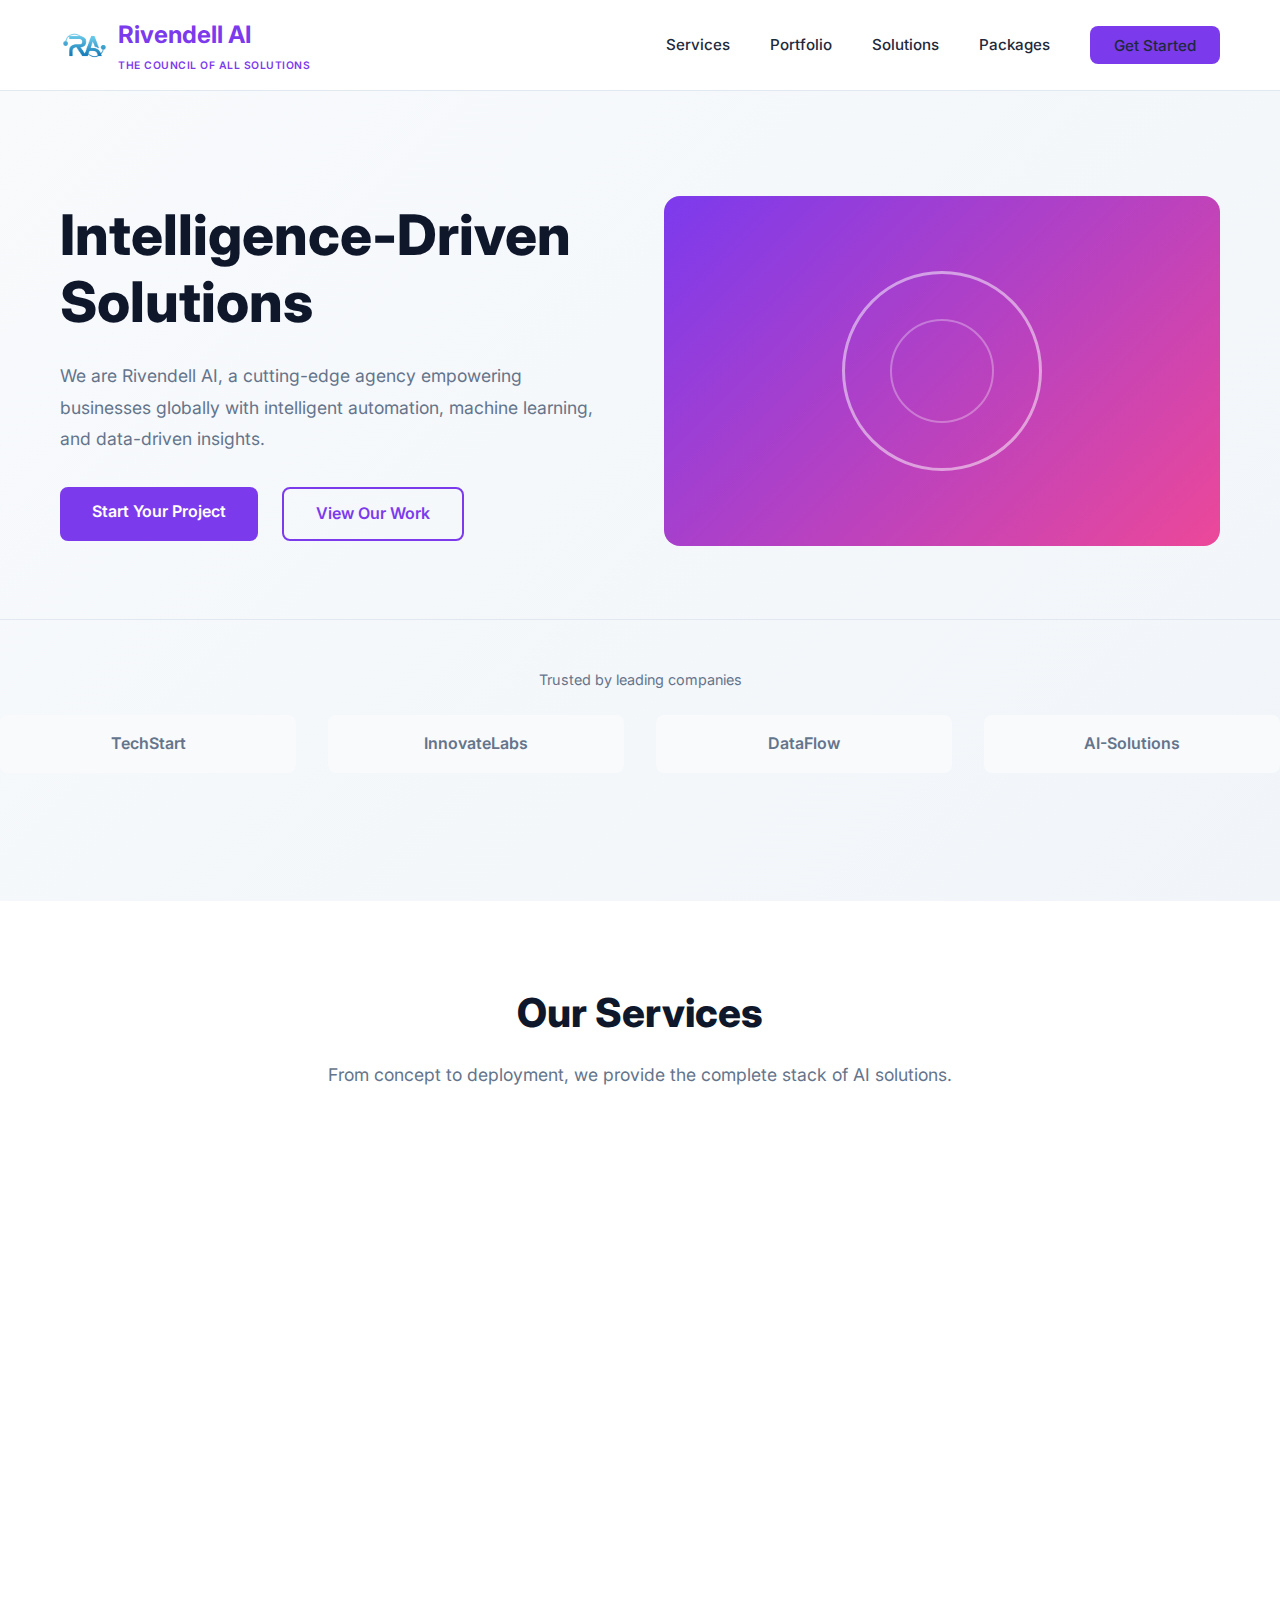
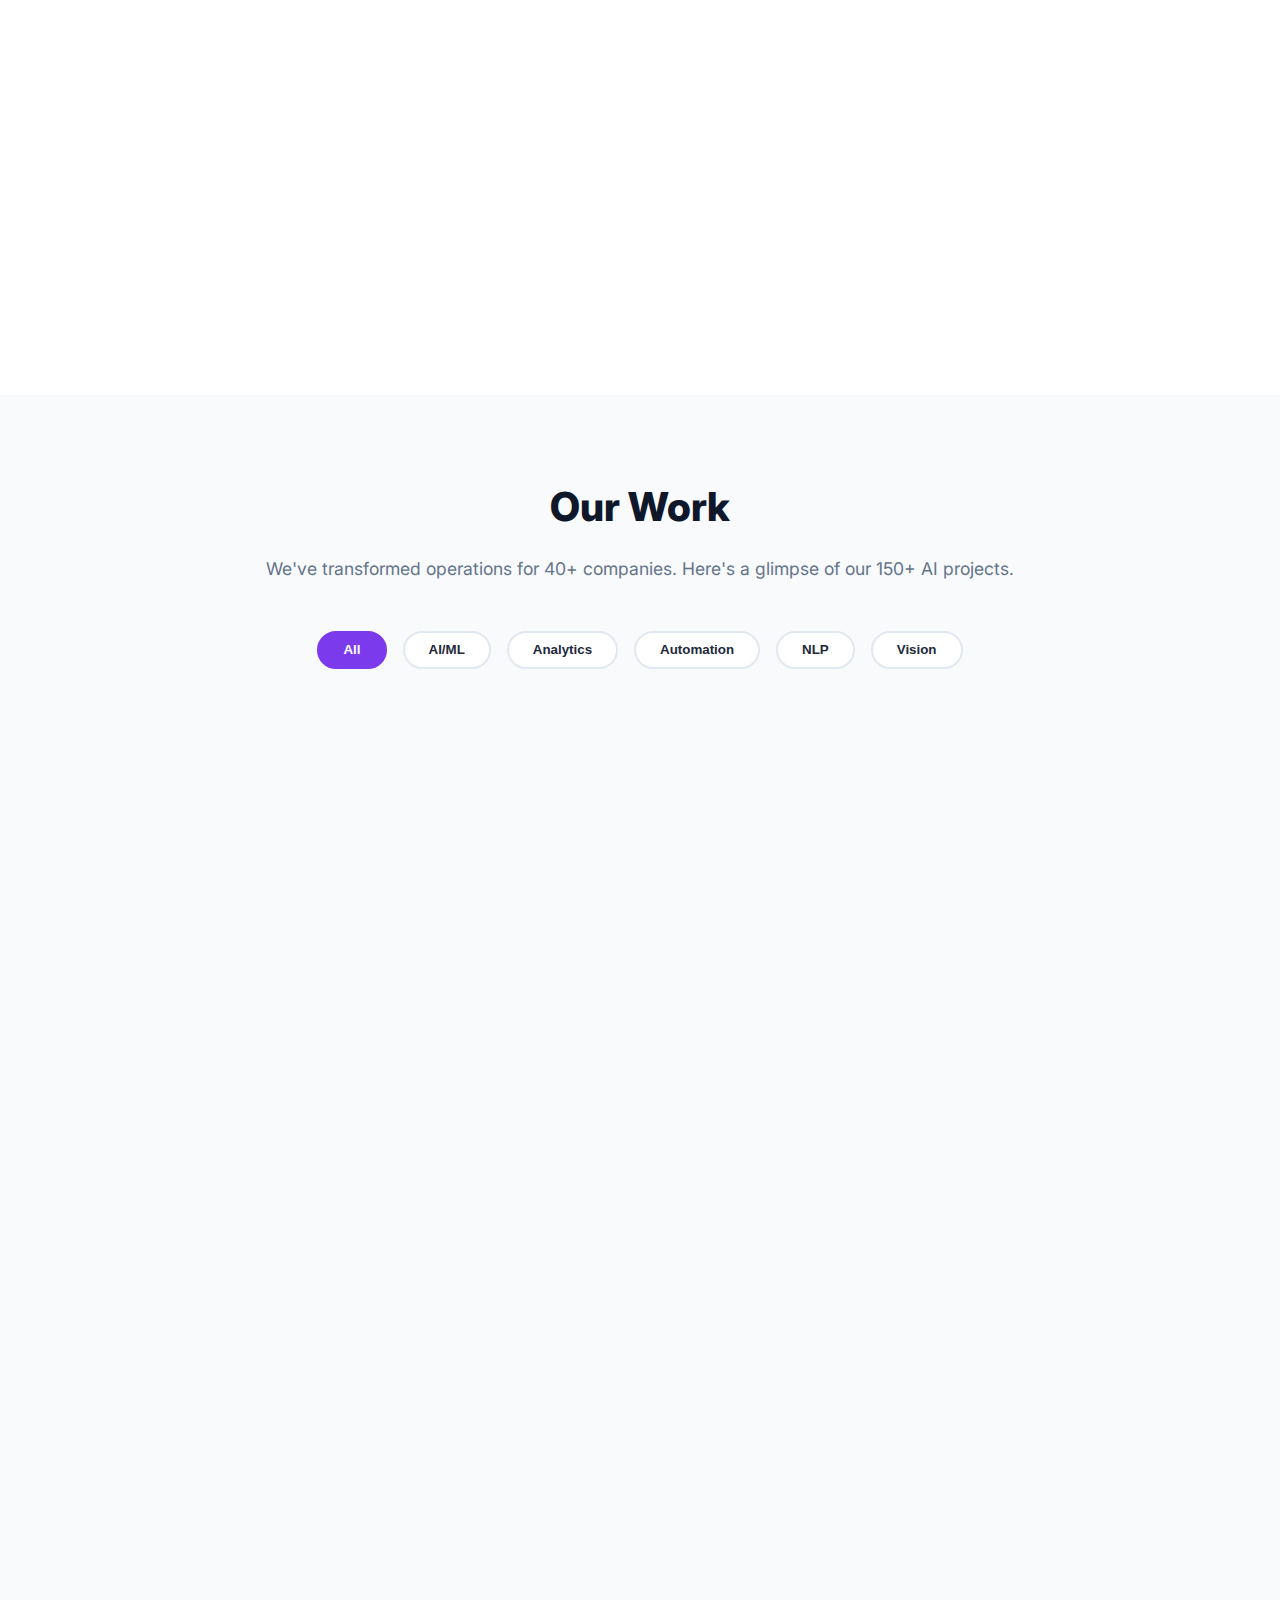
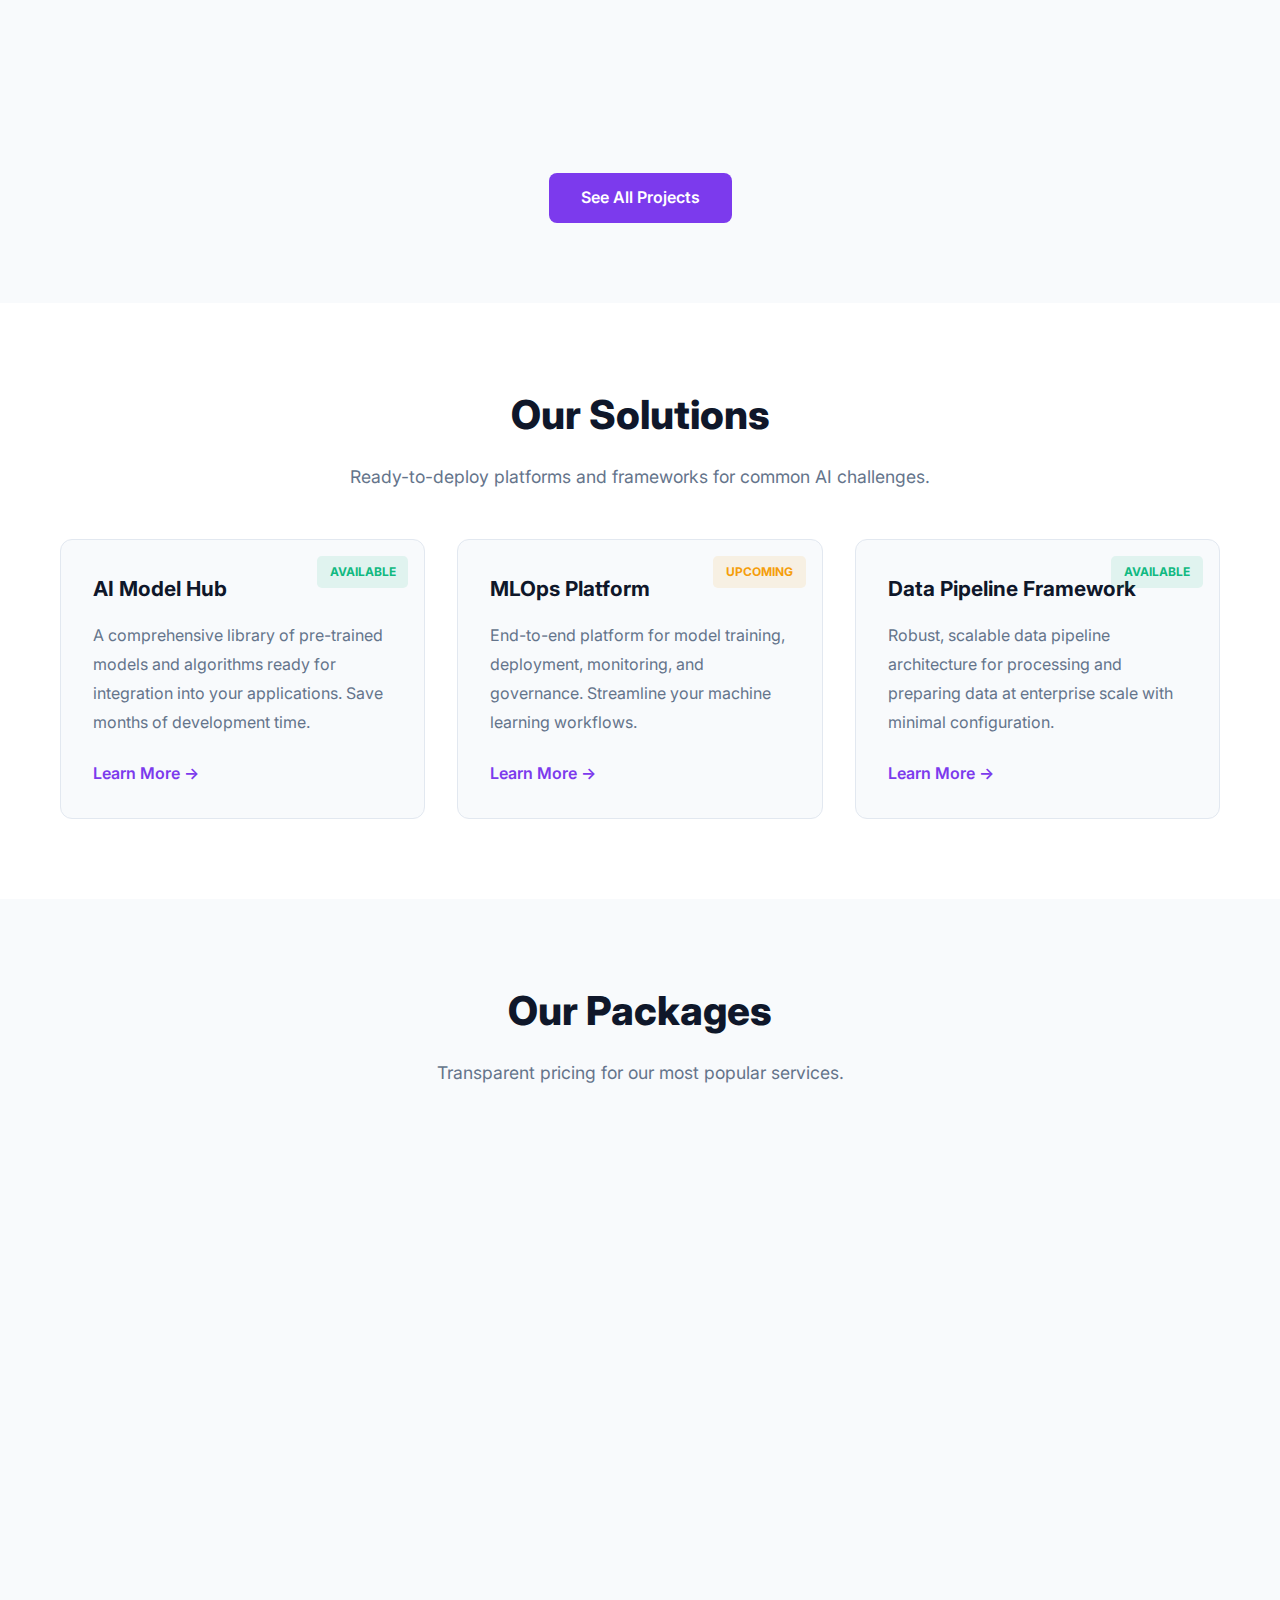
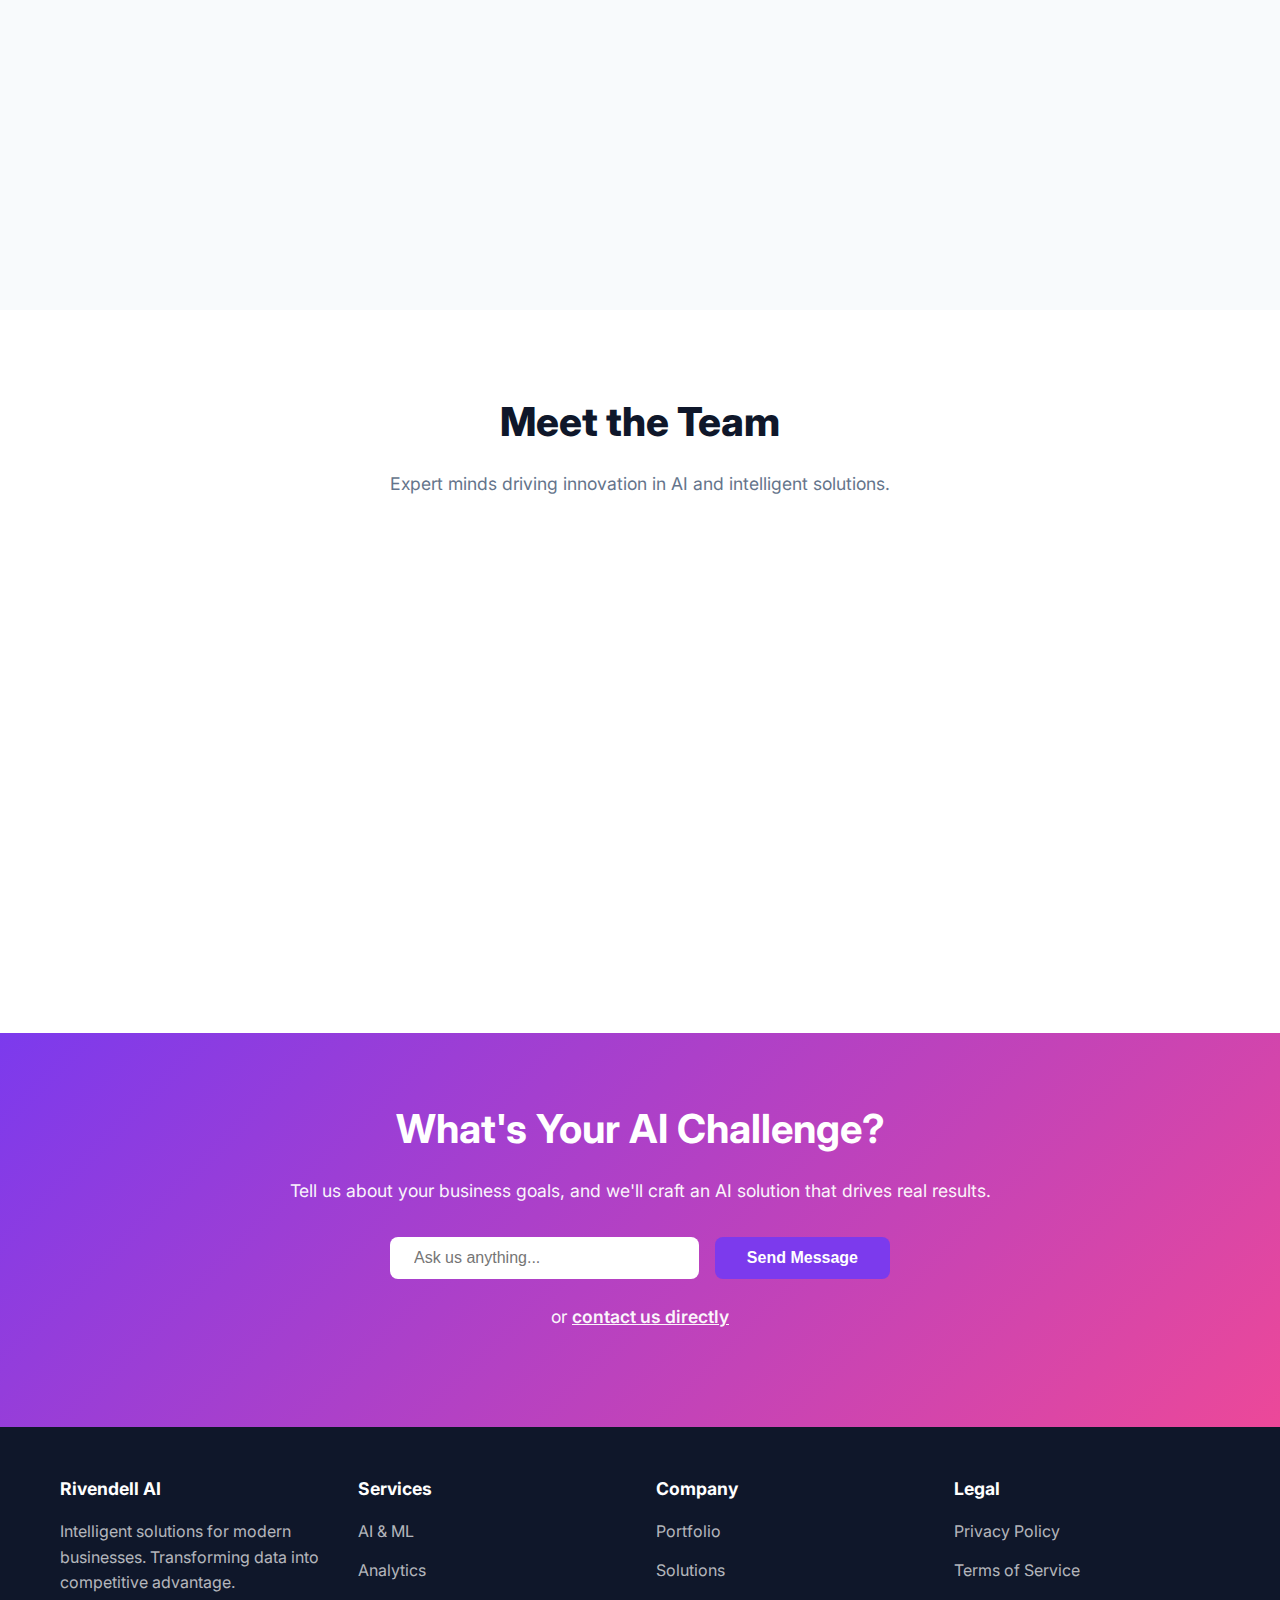
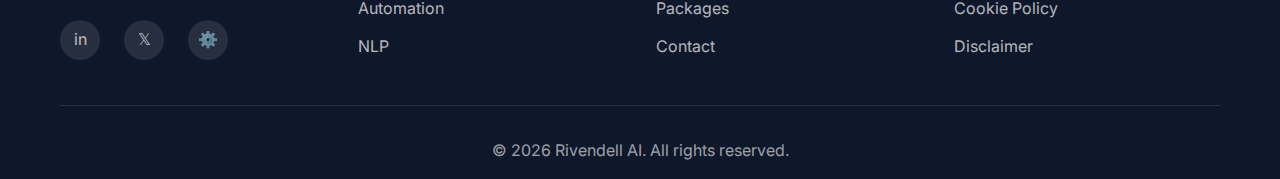
<file: index.html>
<!DOCTYPE html>
<html lang="en">
<head>
    <meta charset="UTF-8">
    <meta name="viewport" content="width=device-width, initial-scale=1.0">
    <meta name="description" content="Rivendell AI - AI-Powered Solutions for Modern Businesses. From intelligent automation to advanced analytics, we deliver cutting-edge AI solutions tailored for your needs.">
    <meta name="keywords" content="AI solutions, machine learning, data analytics, automation, AI consulting">
    <meta name="author" content="Rivendell AI">
    <meta property="og:title" content="Rivendell AI - AI Solutions for Business">
    <meta property="og:description" content="Transforming businesses through intelligent AI solutions, machine learning, and advanced analytics.">
    <meta property="og:image" content="./assets/og-image.png">
    <meta property="og:url" content="https://rivendellai.com">
    <title>Rivendell AI - AI Solutions & Consulting</title>
    <link rel="stylesheet" href="./css/style.css">
    <link rel="stylesheet" href="./css/responsive.css">
    <link href="https://fonts.googleapis.com/css2?family=Poppins:wght@300;400;500;600;700;800&family=Inter:wght@300;400;500;600;700&display=swap" rel="stylesheet">
    <link rel="icon" type="image/png" href="./assets/favicon.png">
</head>
<body>
    <!-- Navigation Bar -->
    <nav class="navbar">
        <div class="container">
            <div class="nav-wrapper">
                <div class="logo">
                    <a href="./index.html">
                        <img src="./assets/logo.png" alt="Rivendell AI Logo" class="logo-image">
                        <div class="logo-text-group">
                            <span class="logo-text">Rivendell AI</span>
                            <span class="logo-tagline">The council of all solutions</span>
                        </div>
                    </a>
                </div>
                <div class="nav-menu">
                    <ul class="nav-links">
                        <li><a href="#services">Services</a></li>
                        <li><a href="./pages/portfolio.html">Portfolio</a></li>
                        <li><a href="./pages/solutions.html">Solutions</a></li>
                        <li><a href="./pages/packages.html">Packages</a></li>
                        <li><a href="./pages/contact.html" class="cta-btn">Get Started</a></li>
                    </ul>
                </div>
                <div class="hamburger">
                    <span></span>
                    <span></span>
                    <span></span>
                </div>
            </div>
        </div>
    </nav>

    <!-- Hero Section -->
    <header class="hero">
        <div class="container">
            <div class="hero-content">
                <h1>Intelligence-Driven<br>Solutions</h1>
                <p>We are Rivendell AI, a cutting-edge agency empowering businesses globally with intelligent automation, machine learning, and data-driven insights.</p>
                <div class="hero-buttons">
                    <a href="./pages/contact.html" class="btn btn-primary">Start Your Project</a>
                    <a href="./pages/portfolio.html" class="btn btn-secondary">View Our Work</a>
                </div>
            </div>
            <div class="hero-image">
                <div class="ai-visualization">
                    <div class="neural-network"></div>
                </div>
            </div>
        </div>
        <div class="trust-section">
            <p>Trusted by leading companies</p>
            <div class="company-logos">
                <div class="logo-item">TechStart</div>
                <div class="logo-item">InnovateLabs</div>
                <div class="logo-item">DataFlow</div>
                <div class="logo-item">AI-Solutions</div>
            </div>
        </div>
    </header>

    <!-- Services Section -->
    <section class="services" id="services">
        <div class="container">
            <div class="section-header">
                <h2>Our Services</h2>
                <p>From concept to deployment, we provide the complete stack of AI solutions.</p>
            </div>
            <div class="services-grid">
                <div class="service-card">
                    <div class="service-icon">🤖</div>
                    <h3>AI & Machine Learning</h3>
                    <p>Custom ML models and AI systems designed to automate complex processes, predict outcomes, and unlock insights from your data.</p>
                    <a href="./pages/portfolio.html?filter=ai-ml">Learn More →</a>
                </div>
                <div class="service-card">
                    <div class="service-icon">📊</div>
                    <h3>Data Analytics & BI</h3>
                    <p>Transform raw data into actionable intelligence with advanced analytics, visualization, and business intelligence dashboards.</p>
                    <a href="./pages/portfolio.html?filter=analytics">Learn More →</a>
                </div>
                <div class="service-card">
                    <div class="service-icon">⚙️</div>
                    <h3>Automation Solutions</h3>
                    <p>Streamline operations with intelligent automation that reduces manual effort, improves accuracy, and accelerates workflows.</p>
                    <a href="./pages/portfolio.html?filter=automation">Learn More →</a>
                </div>
                <div class="service-card">
                    <div class="service-icon">💬</div>
                    <h3>NLP & Chatbots</h3>
                    <p>Deploy conversational AI and natural language processing solutions that enhance customer engagement and support.</p>
                    <a href="./pages/portfolio.html?filter=nlp">Learn More →</a>
                </div>
                <div class="service-card">
                    <div class="service-icon">👁️</div>
                    <h3>Computer Vision</h3>
                    <p>Leverage visual intelligence for quality control, object detection, image recognition, and advanced visual analytics.</p>
                    <a href="./pages/portfolio.html?filter=vision">Learn More →</a>
                </div>
                <div class="service-card">
                    <div class="service-icon">🔬</div>
                    <h3>AI Consulting</h3>
                    <p>Expert guidance on AI strategy, implementation roadmaps, and technology selection tailored to your business goals.</p>
                    <a href="./pages/portfolio.html?filter=consulting">Learn More →</a>
                </div>
            </div>
        </div>
    </section>

    <!-- Portfolio Section -->
    <section class="portfolio">
        <div class="container">
            <div class="section-header">
                <h2>Our Work</h2>
                <p>We've transformed operations for 40+ companies. Here's a glimpse of our 150+ AI projects.</p>
            </div>
            <div class="portfolio-filters">
                <button class="filter-btn active" data-filter="all">All</button>
                <button class="filter-btn" data-filter="ai-ml">AI/ML</button>
                <button class="filter-btn" data-filter="analytics">Analytics</button>
                <button class="filter-btn" data-filter="automation">Automation</button>
                <button class="filter-btn" data-filter="nlp">NLP</button>
                <button class="filter-btn" data-filter="vision">Vision</button>
            </div>
            <div class="portfolio-grid">
                <div class="portfolio-item" data-category="ai-ml">
                    <div class="portfolio-image">
                        <div class="placeholder-image">ML Model Dashboard</div>
                    </div>
                    <div class="portfolio-content">
                        <h3>Predictive Analytics Engine</h3>
                        <p>A machine learning platform that forecasts market trends and customer behavior, helping a fintech startup increase revenue by 45%. Built with TensorFlow and deployed on cloud infrastructure.</p>
                        <div class="portfolio-tags">
                            <span>AI/ML</span>
                            <span>Python</span>
                            <span>Fintech</span>
                        </div>
                    </div>
                </div>
                <div class="portfolio-item" data-category="automation">
                    <div class="portfolio-image">
                        <div class="placeholder-image">Workflow Automation</div>
                    </div>
                    <div class="portfolio-content">
                        <h3>Process Automation Suite</h3>
                        <p>Intelligent automation system that reduced manual data entry by 80% for an e-commerce platform. Integrated with existing systems to streamline order processing and inventory management.</p>
                        <div class="portfolio-tags">
                            <span>Automation</span>
                            <span>RPA</span>
                            <span>E-commerce</span>
                        </div>
                    </div>
                </div>
                <div class="portfolio-item" data-category="analytics">
                    <div class="portfolio-image">
                        <div class="placeholder-image">BI Dashboard</div>
                    </div>
                    <div class="portfolio-content">
                        <h3>Enterprise BI Platform</h3>
                        <p>Comprehensive business intelligence dashboard providing real-time insights into KPIs, sales performance, and customer metrics. Powered by modern data warehousing and visualization tools.</p>
                        <div class="portfolio-tags">
                            <span>Analytics</span>
                            <span>BI Tools</span>
                            <span>Enterprise</span>
                        </div>
                    </div>
                </div>
                <div class="portfolio-item" data-category="nlp">
                    <div class="portfolio-image">
                        <div class="placeholder-image">Chatbot Interface</div>
                    </div>
                    <div class="portfolio-content">
                        <h3>Smart Customer Support Bot</h3>
                        <p>NLP-powered chatbot that handles 70% of customer inquiries automatically. Integrated with knowledge base and CRM to provide contextual, intelligent responses 24/7.</p>
                        <div class="portfolio-tags">
                            <span>NLP</span>
                            <span>Chatbot</span>
                            <span>Customer Support</span>
                        </div>
                    </div>
                </div>
                <div class="portfolio-item" data-category="vision">
                    <div class="portfolio-image">
                        <div class="placeholder-image">Computer Vision System</div>
                    </div>
                    <div class="portfolio-content">
                        <h3>Quality Control Vision System</h3>
                        <p>Computer vision solution that inspects manufactured products with 99.2% accuracy, replacing manual quality checks. Reduces defects and improves production efficiency.</p>
                        <div class="portfolio-tags">
                            <span>Vision</span>
                            <span>Manufacturing</span>
                            <span>Computer Vision</span>
                        </div>
                    </div>
                </div>
                <div class="portfolio-item" data-category="ai-ml">
                    <div class="portfolio-image">
                        <div class="placeholder-image">Recommendation Engine</div>
                    </div>
                    <div class="portfolio-content">
                        <h3>Personalization Engine</h3>
                        <p>ML-powered recommendation system that increased user engagement by 60% for a SaaS platform. Uses collaborative filtering and neural networks for intelligent content suggestions.</p>
                        <div class="portfolio-tags">
                            <span>AI/ML</span>
                            <span>SaaS</span>
                            <span>Recommendations</span>
                        </div>
                    </div>
                </div>
            </div>
            <div class="view-all">
                <a href="./pages/portfolio.html" class="btn btn-primary">See All Projects</a>
            </div>
        </div>
    </section>

    <!-- Solutions Section -->
    <section class="solutions">
        <div class="container">
            <div class="section-header">
                <h2>Our Solutions</h2>
                <p>Ready-to-deploy platforms and frameworks for common AI challenges.</p>
            </div>
            <div class="solutions-grid">
                <div class="solution-card">
                    <span class="status available">AVAILABLE</span>
                    <h3>AI Model Hub</h3>
                    <p>A comprehensive library of pre-trained models and algorithms ready for integration into your applications. Save months of development time.</p>
                    <a href="./pages/solutions.html?id=model-hub">Learn More →</a>
                </div>
                <div class="solution-card">
                    <span class="status upcoming">UPCOMING</span>
                    <h3>MLOps Platform</h3>
                    <p>End-to-end platform for model training, deployment, monitoring, and governance. Streamline your machine learning workflows.</p>
                    <a href="./pages/solutions.html?id=mlops">Learn More →</a>
                </div>
                <div class="solution-card">
                    <span class="status available">AVAILABLE</span>
                    <h3>Data Pipeline Framework</h3>
                    <p>Robust, scalable data pipeline architecture for processing and preparing data at enterprise scale with minimal configuration.</p>
                    <a href="./pages/solutions.html?id=pipeline">Learn More →</a>
                </div>
            </div>
        </div>
    </section>

    <!-- Packages Section -->
    <section class="packages">
        <div class="container">
            <div class="section-header">
                <h2>Our Packages</h2>
                <p>Transparent pricing for our most popular services.</p>
            </div>
            <div class="pricing-grid">
                <div class="pricing-card">
                    <h3>Starter</h3>
                    <p class="subtitle">For emerging AI needs.</p>
                    <div class="price">
                        <span class="amount">$299</span>
                    </div>
                    <ul class="features">
                        <li>✓ AI Consulting Session</li>
                        <li>✓ Small ML Model Development</li>
                        <li>✓ Basic Data Analysis</li>
                        <li>✓ API Integration</li>
                        <li>✓ 1 Month Support</li>
                        <li>✓ Documentation</li>
                    </ul>
                    <a href="./pages/contact.html" class="btn btn-outline">Contact Us</a>
                </div>
                <div class="pricing-card popular">
                    <span class="badge">POPULAR</span>
                    <h3>Pro</h3>
                    <p class="subtitle">For growing businesses.</p>
                    <div class="price">
                        <span class="amount">$799</span>
                        <span class="period">- $1,999</span>
                    </div>
                    <ul class="features">
                        <li>✓ Custom ML Model Development</li>
                        <li>✓ Advanced Analytics Dashboard</li>
                        <li>✓ Automation Implementation</li>
                        <li>✓ 3 Months Support</li>
                        <li>✓ Model Training & Optimization</li>
                        <li>✓ Cloud Deployment</li>
                    </ul>
                    <a href="./pages/contact.html" class="btn btn-primary">Contact Us</a>
                </div>
                <div class="pricing-card">
                    <h3>Enterprise</h3>
                    <p class="subtitle">For established organizations.</p>
                    <div class="price">
                        <span class="amount">Custom</span>
                    </div>
                    <ul class="features">
                        <li>✓ Full AI System Development</li>
                        <li>✓ Complete MLOps Pipeline</li>
                        <li>✓ Ongoing Optimization</li>
                        <li>✓ Dedicated Team Support</li>
                        <li>✓ Advanced Security</li>
                        <li>✓ SLA Guarantee</li>
                    </ul>
                    <a href="./pages/contact.html" class="btn btn-outline">Contact Us</a>
                </div>
            </div>
        </div>
    </section>

    <!-- Team Section -->
    <section class="team">
        <div class="container">
            <div class="section-header">
                <h2>Meet the Team</h2>
                <p>Expert minds driving innovation in AI and intelligent solutions.</p>
            </div>
            <div class="team-grid">
                <div class="team-member">
                    <div class="member-avatar">👨‍💼</div>
                    <h3>Dr. Alexander Sterling</h3>
                    <p class="role">Co-founder & Chief AI Officer</p>
                    <p class="bio">PhD in Machine Learning with 15+ years in AI research and enterprise solutions.</p>
                </div>
                <div class="team-member">
                    <div class="member-avatar">👩‍💻</div>
                    <h3>Sarah Johnson</h3>
                    <p class="role">ML Engineering Lead</p>
                    <p class="bio">Specializes in deep learning, computer vision, and production ML systems at scale.</p>
                </div>
                <div class="team-member">
                    <div class="member-avatar">👨‍🏫</div>
                    <h3>Marcus Chen</h3>
                    <p class="role">AI Solutions Architect</p>
                    <p class="bio">Expert in designing and implementing enterprise AI solutions with proven track record.</p>
                </div>
                <div class="team-member">
                    <div class="member-avatar">👩‍⚕️</div>
                    <h3>Elena Rodriguez</h3>
                    <p class="role">Data Science Manager</p>
                    <p class="bio">Leads data strategy and analytics initiatives across multiple industry verticals.</p>
                </div>
            </div>
        </div>
    </section>

    <!-- CTA Section -->
    <section class="cta-section">
        <div class="container">
            <div class="cta-content">
                <h2>What's Your AI Challenge?</h2>
                <p>Tell us about your business goals, and we'll craft an AI solution that drives real results.</p>
                <div class="cta-form-simple">
                    <input type="text" placeholder="Ask us anything..." class="cta-input">
                    <button class="btn btn-primary">Send Message</button>
                </div>
                <p class="or-text">or <a href="./pages/contact.html">contact us directly</a></p>
            </div>
        </div>
    </section>

    <!-- Footer -->
    <footer class="footer">
        <div class="container">
            <div class="footer-content">
                <div class="footer-section">
                    <h4>Rivendell AI</h4>
                    <p>Intelligent solutions for modern businesses. Transforming data into competitive advantage.</p>
                    <div class="social-links">
                        <a href="#" title="LinkedIn">in</a>
                        <a href="#" title="Twitter">𝕏</a>
                        <a href="#" title="GitHub">⚙️</a>
                    </div>
                </div>
                <div class="footer-section">
                    <h4>Services</h4>
                    <ul>
                        <li><a href="#services">AI & ML</a></li>
                        <li><a href="#services">Analytics</a></li>
                        <li><a href="#services">Automation</a></li>
                        <li><a href="#services">NLP</a></li>
                    </ul>
                </div>
                <div class="footer-section">
                    <h4>Company</h4>
                    <ul>
                        <li><a href="./pages/portfolio.html">Portfolio</a></li>
                        <li><a href="./pages/solutions.html">Solutions</a></li>
                        <li><a href="./pages/packages.html">Packages</a></li>
                        <li><a href="./pages/contact.html">Contact</a></li>
                    </ul>
                </div>
                <div class="footer-section">
                    <h4>Legal</h4>
                    <ul>
                        <li><a href="#">Privacy Policy</a></li>
                        <li><a href="#">Terms of Service</a></li>
                        <li><a href="#">Cookie Policy</a></li>
                        <li><a href="#">Disclaimer</a></li>
                    </ul>
                </div>
            </div>
            <div class="footer-bottom">
                <p>&copy; 2026 Rivendell AI. All rights reserved.</p>
            </div>
        </div>
    </footer>

    <script src="./js/main.js"></script>
</body>
</html>
</file>
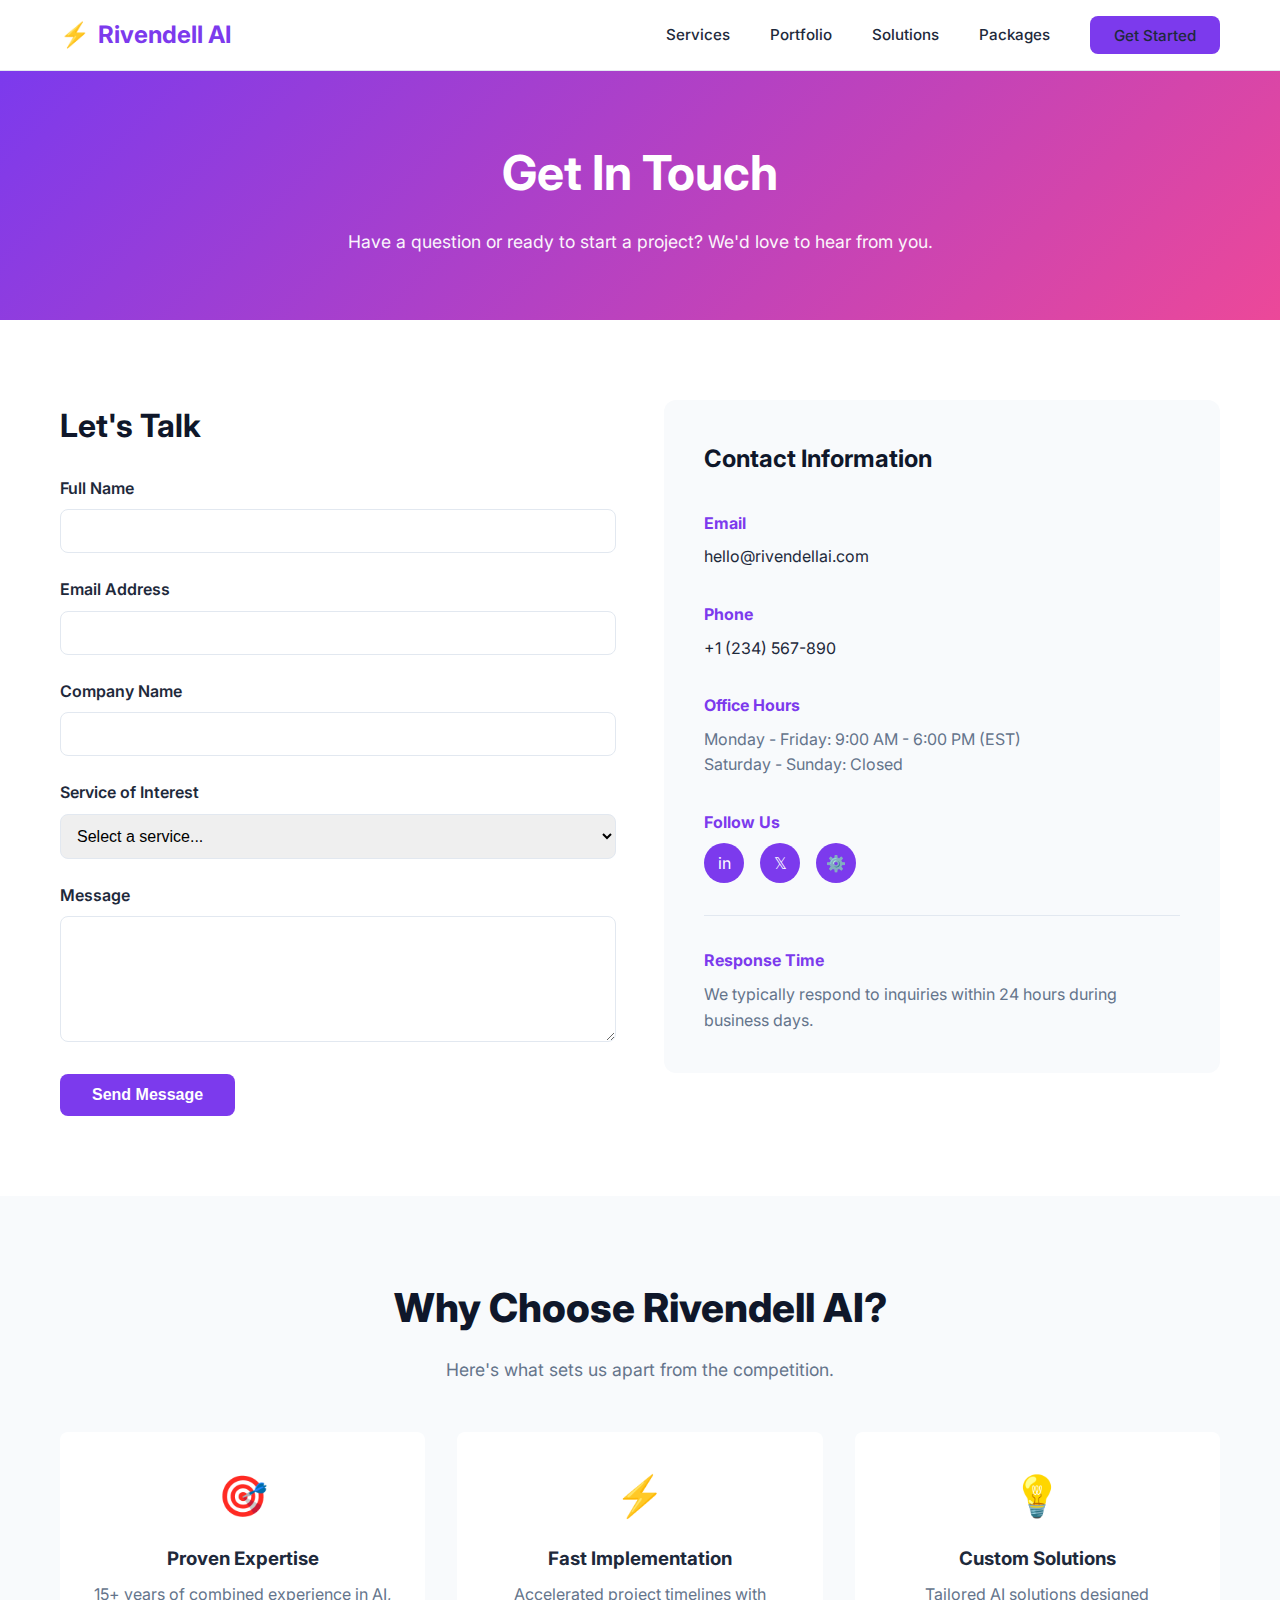
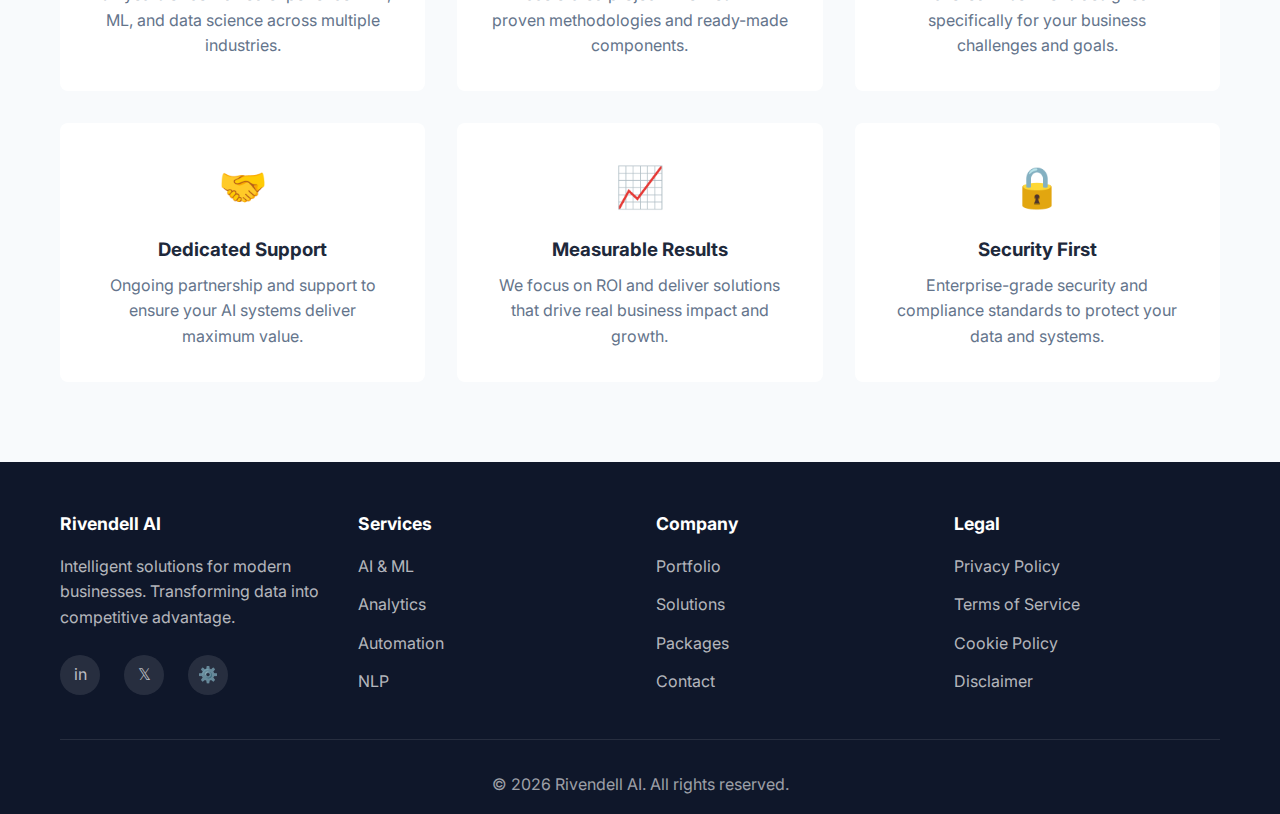
<file: pages/contact.html>
<!DOCTYPE html>
<html lang="en">
<head>
    <meta charset="UTF-8">
    <meta name="viewport" content="width=device-width, initial-scale=1.0">
    <title>Contact Us - Rivendell AI</title>
    <link rel="stylesheet" href="../css/style.css">
    <link rel="stylesheet" href="../css/responsive.css">
    <link href="https://fonts.googleapis.com/css2?family=Poppins:wght@300;400;500;600;700;800&family=Inter:wght@300;400;500;600;700&display=swap" rel="stylesheet">
</head>
<body>
    <!-- Navigation Bar -->
    <nav class="navbar">
        <div class="container">
            <div class="nav-wrapper">
                <div class="logo">
                    <a href="../index.html">
                        <span class="logo-icon">⚡</span>
                        <span class="logo-text">Rivendell AI</span>
                    </a>
                </div>
                <div class="nav-menu">
                    <ul class="nav-links">
                        <li><a href="../index.html#services">Services</a></li>
                        <li><a href="./portfolio.html">Portfolio</a></li>
                        <li><a href="./solutions.html">Solutions</a></li>
                        <li><a href="./packages.html">Packages</a></li>
                        <li><a href="./contact.html" class="cta-btn">Get Started</a></li>
                    </ul>
                </div>
                <div class="hamburger">
                    <span></span>
                    <span></span>
                    <span></span>
                </div>
            </div>
        </div>
    </nav>

    <!-- Contact Header -->
    <section style="padding: 4rem 0; background: linear-gradient(135deg, #7C3AED, #EC4899); color: white; text-align: center;">
        <div class="container">
            <h1 style="font-size: 3rem; margin-bottom: 1rem;">Get In Touch</h1>
            <p style="font-size: 1.1rem; opacity: 0.95;">Have a question or ready to start a project? We'd love to hear from you.</p>
        </div>
    </section>

    <!-- Contact Section -->
    <section style="padding: 5rem 0; background: white;">
        <div class="container">
            <div style="display: grid; grid-template-columns: 1fr 1fr; gap: 3rem; align-items: start;">
                <!-- Contact Form -->
                <div>
                    <h2 style="font-size: 2rem; margin-bottom: 1.5rem; color: var(--dark);">Let's Talk</h2>
                    <form id="contactForm" style="display: flex; flex-direction: column; gap: 1.5rem;">
                        <div>
                            <label for="name" style="display: block; margin-bottom: 0.5rem; font-weight: 600; color: var(--text);">Full Name</label>
                            <input type="text" id="name" name="name" required style="width: 100%; padding: 0.75rem; border: 1px solid var(--border); border-radius: 0.5rem; font-size: 1rem;">
                        </div>
                        <div>
                            <label for="email" style="display: block; margin-bottom: 0.5rem; font-weight: 600; color: var(--text);">Email Address</label>
                            <input type="email" id="email" name="email" required style="width: 100%; padding: 0.75rem; border: 1px solid var(--border); border-radius: 0.5rem; font-size: 1rem;">
                        </div>
                        <div>
                            <label for="company" style="display: block; margin-bottom: 0.5rem; font-weight: 600; color: var(--text);">Company Name</label>
                            <input type="text" id="company" name="company" style="width: 100%; padding: 0.75rem; border: 1px solid var(--border); border-radius: 0.5rem; font-size: 1rem;">
                        </div>
                        <div>
                            <label for="service" style="display: block; margin-bottom: 0.5rem; font-weight: 600; color: var(--text);">Service of Interest</label>
                            <select id="service" name="service" required style="width: 100%; padding: 0.75rem; border: 1px solid var(--border); border-radius: 0.5rem; font-size: 1rem;">
                                <option value="">Select a service...</option>
                                <option value="ai-ml">AI & Machine Learning</option>
                                <option value="analytics">Data Analytics & BI</option>
                                <option value="automation">Automation Solutions</option>
                                <option value="nlp">NLP & Chatbots</option>
                                <option value="vision">Computer Vision</option>
                                <option value="consulting">AI Consulting</option>
                            </select>
                        </div>
                        <div>
                            <label for="message" style="display: block; margin-bottom: 0.5rem; font-weight: 600; color: var(--text);">Message</label>
                            <textarea id="message" name="message" required rows="5" style="width: 100%; padding: 0.75rem; border: 1px solid var(--border); border-radius: 0.5rem; font-size: 1rem; font-family: inherit;"></textarea>
                        </div>
                        <button type="submit" class="btn btn-primary" style="align-self: flex-start;">Send Message</button>
                    </form>
                </div>

                <!-- Contact Info -->
                <div style="background: var(--light); padding: 2.5rem; border-radius: 0.75rem;">
                    <h3 style="font-size: 1.5rem; margin-bottom: 2rem; color: var(--dark);">Contact Information</h3>
                    
                    <div style="margin-bottom: 2rem;">
                        <h4 style="color: var(--primary); margin-bottom: 0.5rem;">Email</h4>
                        <p style="color: var(--text-light);">
                            <a href="mailto:hello@rivendellai.com" style="color: var(--text);">hello@rivendellai.com</a>
                        </p>
                    </div>

                    <div style="margin-bottom: 2rem;">
                        <h4 style="color: var(--primary); margin-bottom: 0.5rem;">Phone</h4>
                        <p style="color: var(--text-light);">
                            <a href="tel:+1234567890" style="color: var(--text);">+1 (234) 567-890</a>
                        </p>
                    </div>

                    <div style="margin-bottom: 2rem;">
                        <h4 style="color: var(--primary); margin-bottom: 0.5rem;">Office Hours</h4>
                        <p style="color: var(--text-light);">
                            Monday - Friday: 9:00 AM - 6:00 PM (EST)<br>
                            Saturday - Sunday: Closed
                        </p>
                    </div>

                    <div style="margin-bottom: 2rem;">
                        <h4 style="color: var(--primary); margin-bottom: 0.5rem;">Follow Us</h4>
                        <div class="social-links" style="gap: 1rem;">
                            <a href="#" style="background: var(--primary); color: white;">in</a>
                            <a href="#" style="background: var(--primary); color: white;">𝕏</a>
                            <a href="#" style="background: var(--primary); color: white;">⚙️</a>
                        </div>
                    </div>

                    <div style="padding-top: 2rem; border-top: 1px solid var(--border);">
                        <h4 style="color: var(--primary); margin-bottom: 0.5rem;">Response Time</h4>
                        <p style="color: var(--text-light);">We typically respond to inquiries within 24 hours during business days.</p>
                    </div>
                </div>
            </div>
        </div>
    </section>

    <!-- Why Choose Us -->
    <section style="padding: 5rem 0; background: var(--light);">
        <div class="container">
            <div class="section-header">
                <h2>Why Choose Rivendell AI?</h2>
                <p>Here's what sets us apart from the competition.</p>
            </div>
            <div style="display: grid; grid-template-columns: repeat(auto-fit, minmax(280px, 1fr)); gap: 2rem; margin-top: 3rem;">
                <div style="padding: 2rem; background: white; border-radius: 0.5rem; text-align: center;">
                    <div style="font-size: 2.5rem; margin-bottom: 1rem;">🎯</div>
                    <h3 style="margin-bottom: 0.5rem;">Proven Expertise</h3>
                    <p style="color: var(--text-light);">15+ years of combined experience in AI, ML, and data science across multiple industries.</p>
                </div>
                <div style="padding: 2rem; background: white; border-radius: 0.5rem; text-align: center;">
                    <div style="font-size: 2.5rem; margin-bottom: 1rem;">⚡</div>
                    <h3 style="margin-bottom: 0.5rem;">Fast Implementation</h3>
                    <p style="color: var(--text-light);">Accelerated project timelines with proven methodologies and ready-made components.</p>
                </div>
                <div style="padding: 2rem; background: white; border-radius: 0.5rem; text-align: center;">
                    <div style="font-size: 2.5rem; margin-bottom: 1rem;">💡</div>
                    <h3 style="margin-bottom: 0.5rem;">Custom Solutions</h3>
                    <p style="color: var(--text-light);">Tailored AI solutions designed specifically for your business challenges and goals.</p>
                </div>
                <div style="padding: 2rem; background: white; border-radius: 0.5rem; text-align: center;">
                    <div style="font-size: 2.5rem; margin-bottom: 1rem;">🤝</div>
                    <h3 style="margin-bottom: 0.5rem;">Dedicated Support</h3>
                    <p style="color: var(--text-light);">Ongoing partnership and support to ensure your AI systems deliver maximum value.</p>
                </div>
                <div style="padding: 2rem; background: white; border-radius: 0.5rem; text-align: center;">
                    <div style="font-size: 2.5rem; margin-bottom: 1rem;">📈</div>
                    <h3 style="margin-bottom: 0.5rem;">Measurable Results</h3>
                    <p style="color: var(--text-light);">We focus on ROI and deliver solutions that drive real business impact and growth.</p>
                </div>
                <div style="padding: 2rem; background: white; border-radius: 0.5rem; text-align: center;">
                    <div style="font-size: 2.5rem; margin-bottom: 1rem;">🔒</div>
                    <h3 style="margin-bottom: 0.5rem;">Security First</h3>
                    <p style="color: var(--text-light);">Enterprise-grade security and compliance standards to protect your data and systems.</p>
                </div>
            </div>
        </div>
    </section>

    <!-- Footer -->
    <footer class="footer">
        <div class="container">
            <div class="footer-content">
                <div class="footer-section">
                    <h4>Rivendell AI</h4>
                    <p>Intelligent solutions for modern businesses. Transforming data into competitive advantage.</p>
                    <div class="social-links">
                        <a href="#" title="LinkedIn">in</a>
                        <a href="#" title="Twitter">𝕏</a>
                        <a href="#" title="GitHub">⚙️</a>
                    </div>
                </div>
                <div class="footer-section">
                    <h4>Services</h4>
                    <ul>
                        <li><a href="../index.html#services">AI & ML</a></li>
                        <li><a href="../index.html#services">Analytics</a></li>
                        <li><a href="../index.html#services">Automation</a></li>
                        <li><a href="../index.html#services">NLP</a></li>
                    </ul>
                </div>
                <div class="footer-section">
                    <h4>Company</h4>
                    <ul>
                        <li><a href="./portfolio.html">Portfolio</a></li>
                        <li><a href="./solutions.html">Solutions</a></li>
                        <li><a href="./packages.html">Packages</a></li>
                        <li><a href="./contact.html">Contact</a></li>
                    </ul>
                </div>
                <div class="footer-section">
                    <h4>Legal</h4>
                    <ul>
                        <li><a href="#">Privacy Policy</a></li>
                        <li><a href="#">Terms of Service</a></li>
                        <li><a href="#">Cookie Policy</a></li>
                        <li><a href="#">Disclaimer</a></li>
                    </ul>
                </div>
            </div>
            <div class="footer-bottom">
                <p>&copy; 2026 Rivendell AI. All rights reserved.</p>
            </div>
        </div>
    </footer>

    <script>
        // Form submission handler
        const contactForm = document.getElementById('contactForm');
        if (contactForm) {
            contactForm.addEventListener('submit', (e) => {
                e.preventDefault();
                const formData = new FormData(contactForm);
                const name = formData.get('name');
                alert(`Thank you, ${name}! We've received your message and will get back to you shortly.`);
                contactForm.reset();
            });
        }
    </script>
    <script src="../js/main.js"></script>
</body>
</html>
</file>
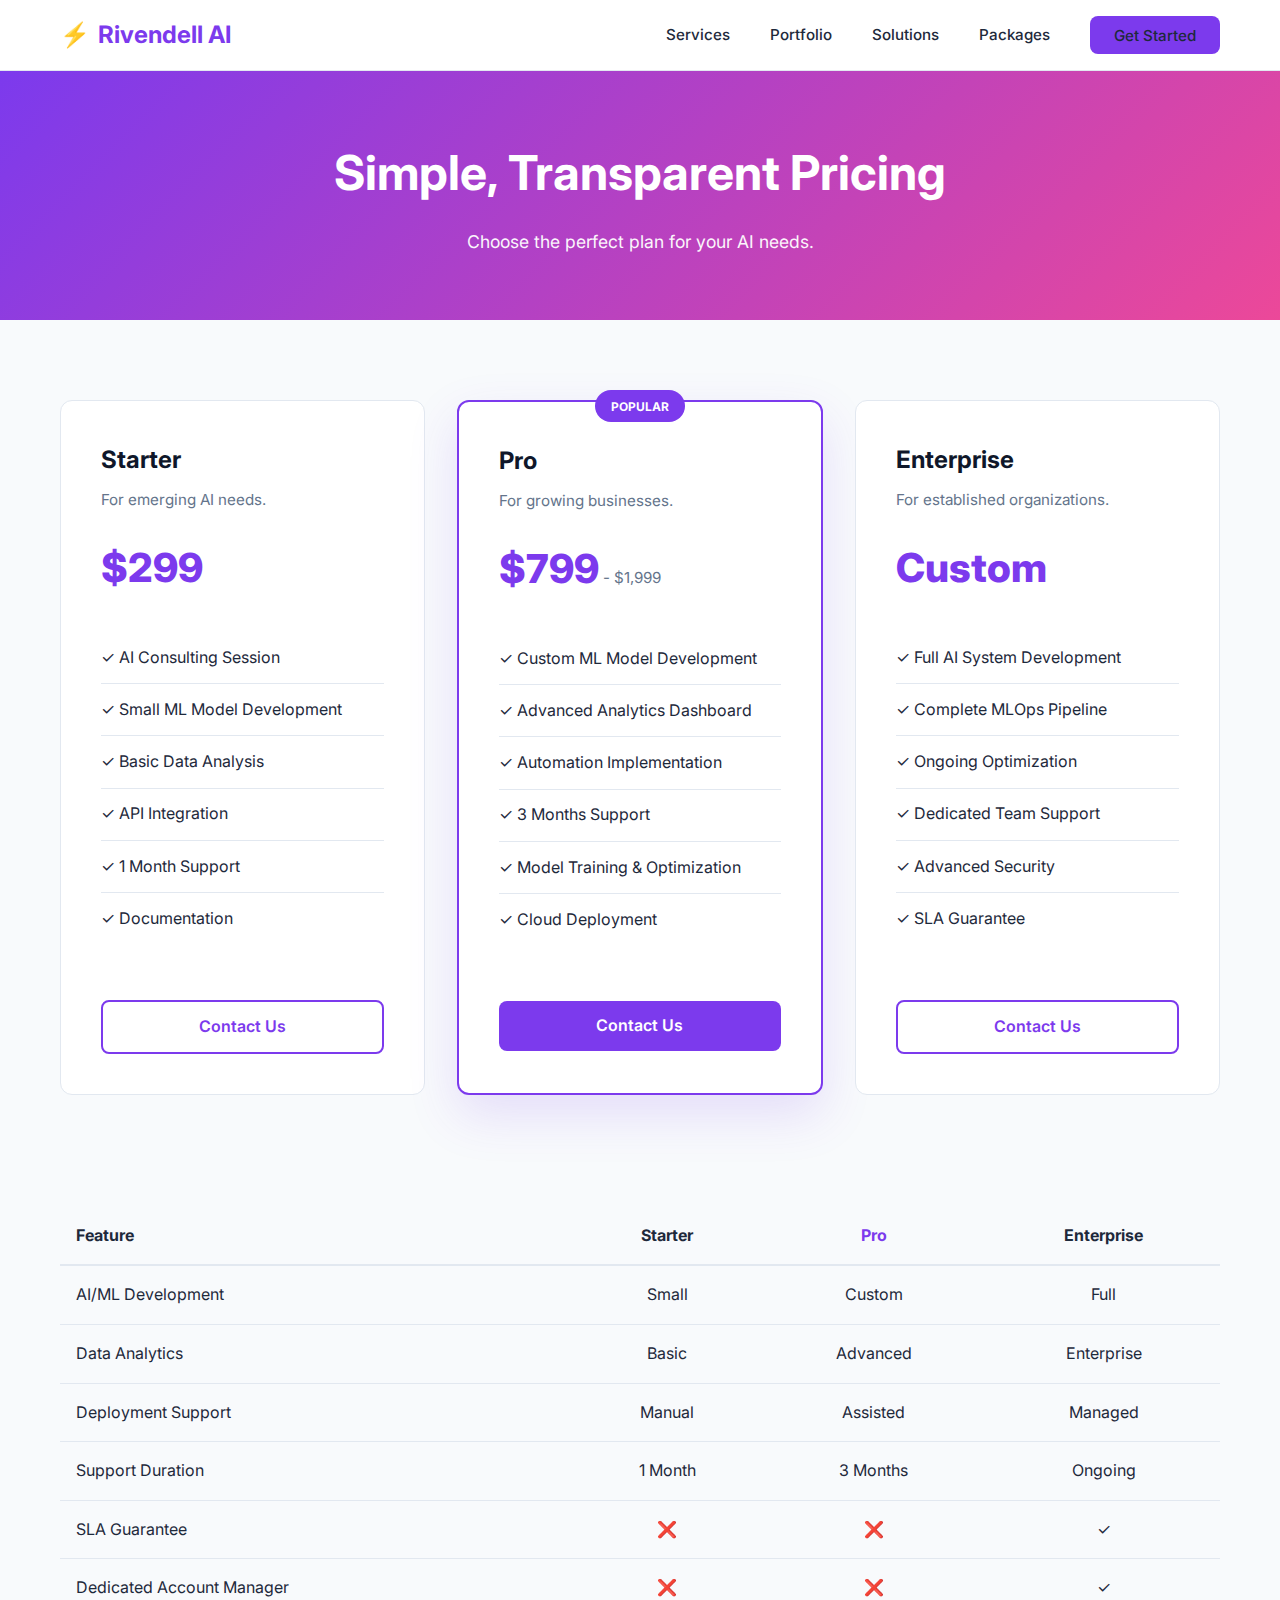
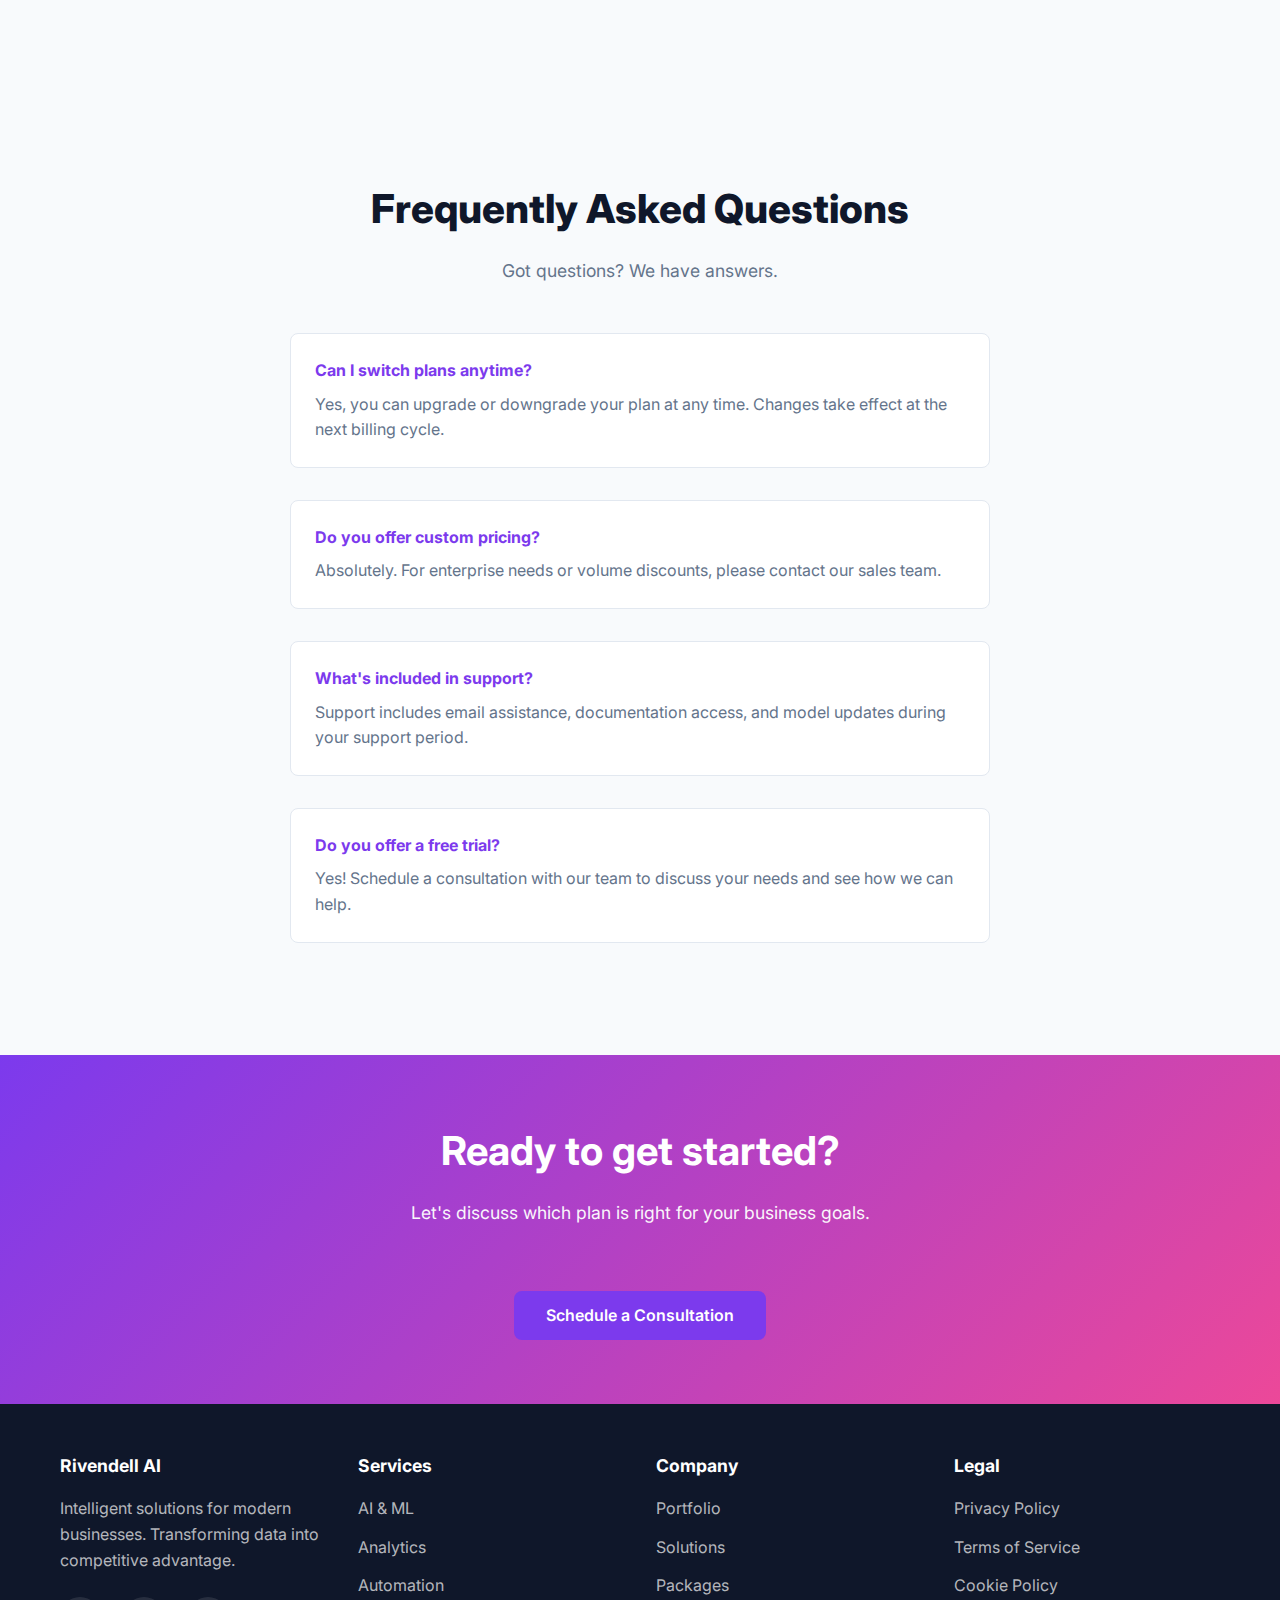
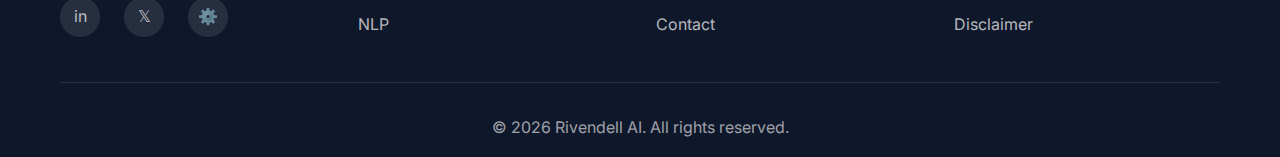
<file: pages/packages.html>
<!DOCTYPE html>
<html lang="en">
<head>
    <meta charset="UTF-8">
    <meta name="viewport" content="width=device-width, initial-scale=1.0">
    <title>Packages & Pricing - Rivendell AI</title>
    <link rel="stylesheet" href="../css/style.css">
    <link rel="stylesheet" href="../css/responsive.css">
    <link href="https://fonts.googleapis.com/css2?family=Poppins:wght@300;400;500;600;700;800&family=Inter:wght@300;400;500;600;700&display=swap" rel="stylesheet">
</head>
<body>
    <!-- Navigation Bar -->
    <nav class="navbar">
        <div class="container">
            <div class="nav-wrapper">
                <div class="logo">
                    <a href="../index.html">
                        <span class="logo-icon">⚡</span>
                        <span class="logo-text">Rivendell AI</span>
                    </a>
                </div>
                <div class="nav-menu">
                    <ul class="nav-links">
                        <li><a href="../index.html#services">Services</a></li>
                        <li><a href="./portfolio.html">Portfolio</a></li>
                        <li><a href="./solutions.html">Solutions</a></li>
                        <li><a href="./packages.html">Packages</a></li>
                        <li><a href="./contact.html" class="cta-btn">Get Started</a></li>
                    </ul>
                </div>
                <div class="hamburger">
                    <span></span>
                    <span></span>
                    <span></span>
                </div>
            </div>
        </div>
    </nav>

    <!-- Pricing Header -->
    <section style="padding: 4rem 0; background: linear-gradient(135deg, #7C3AED, #EC4899); color: white; text-align: center;">
        <div class="container">
            <h1 style="font-size: 3rem; margin-bottom: 1rem;">Simple, Transparent Pricing</h1>
            <p style="font-size: 1.1rem; opacity: 0.95;">Choose the perfect plan for your AI needs.</p>
        </div>
    </section>

    <!-- Pricing Section -->
    <section class="packages">
        <div class="container">
            <div class="pricing-grid">
                <!-- Starter -->
                <div class="pricing-card">
                    <h3>Starter</h3>
                    <p class="subtitle">For emerging AI needs.</p>
                    <div class="price">
                        <span class="amount">$299</span>
                    </div>
                    <ul class="features">
                        <li>✓ AI Consulting Session</li>
                        <li>✓ Small ML Model Development</li>
                        <li>✓ Basic Data Analysis</li>
                        <li>✓ API Integration</li>
                        <li>✓ 1 Month Support</li>
                        <li>✓ Documentation</li>
                    </ul>
                    <a href="./contact.html" class="btn btn-outline">Contact Us</a>
                </div>

                <!-- Pro (Popular) -->
                <div class="pricing-card popular">
                    <span class="badge">POPULAR</span>
                    <h3>Pro</h3>
                    <p class="subtitle">For growing businesses.</p>
                    <div class="price">
                        <span class="amount">$799</span>
                        <span class="period">- $1,999</span>
                    </div>
                    <ul class="features">
                        <li>✓ Custom ML Model Development</li>
                        <li>✓ Advanced Analytics Dashboard</li>
                        <li>✓ Automation Implementation</li>
                        <li>✓ 3 Months Support</li>
                        <li>✓ Model Training & Optimization</li>
                        <li>✓ Cloud Deployment</li>
                    </ul>
                    <a href="./contact.html" class="btn btn-primary">Contact Us</a>
                </div>

                <!-- Enterprise -->
                <div class="pricing-card">
                    <h3>Enterprise</h3>
                    <p class="subtitle">For established organizations.</p>
                    <div class="price">
                        <span class="amount">Custom</span>
                    </div>
                    <ul class="features">
                        <li>✓ Full AI System Development</li>
                        <li>✓ Complete MLOps Pipeline</li>
                        <li>✓ Ongoing Optimization</li>
                        <li>✓ Dedicated Team Support</li>
                        <li>✓ Advanced Security</li>
                        <li>✓ SLA Guarantee</li>
                    </ul>
                    <a href="./contact.html" class="btn btn-outline">Contact Us</a>
                </div>
            </div>

            <!-- Comparison Table -->
            <div style="margin-top: 5rem; overflow-x: auto;">
                <table style="width: 100%; border-collapse: collapse; margin-top: 2rem;">
                    <thead>
                        <tr style="background: var(--light); border-bottom: 2px solid var(--border);">
                            <th style="padding: 1rem; text-align: left;">Feature</th>
                            <th style="padding: 1rem; text-align: center;">Starter</th>
                            <th style="padding: 1rem; text-align: center; color: var(--primary);">Pro</th>
                            <th style="padding: 1rem; text-align: center;">Enterprise</th>
                        </tr>
                    </thead>
                    <tbody>
                        <tr style="border-bottom: 1px solid var(--border);">
                            <td style="padding: 1rem;">AI/ML Development</td>
                            <td style="padding: 1rem; text-align: center;">Small</td>
                            <td style="padding: 1rem; text-align: center;">Custom</td>
                            <td style="padding: 1rem; text-align: center;">Full</td>
                        </tr>
                        <tr style="border-bottom: 1px solid var(--border);">
                            <td style="padding: 1rem;">Data Analytics</td>
                            <td style="padding: 1rem; text-align: center;">Basic</td>
                            <td style="padding: 1rem; text-align: center;">Advanced</td>
                            <td style="padding: 1rem; text-align: center;">Enterprise</td>
                        </tr>
                        <tr style="border-bottom: 1px solid var(--border);">
                            <td style="padding: 1rem;">Deployment Support</td>
                            <td style="padding: 1rem; text-align: center;">Manual</td>
                            <td style="padding: 1rem; text-align: center;">Assisted</td>
                            <td style="padding: 1rem; text-align: center;">Managed</td>
                        </tr>
                        <tr style="border-bottom: 1px solid var(--border);">
                            <td style="padding: 1rem;">Support Duration</td>
                            <td style="padding: 1rem; text-align: center;">1 Month</td>
                            <td style="padding: 1rem; text-align: center;">3 Months</td>
                            <td style="padding: 1rem; text-align: center;">Ongoing</td>
                        </tr>
                        <tr style="border-bottom: 1px solid var(--border);">
                            <td style="padding: 1rem;">SLA Guarantee</td>
                            <td style="padding: 1rem; text-align: center;">❌</td>
                            <td style="padding: 1rem; text-align: center;">❌</td>
                            <td style="padding: 1rem; text-align: center;">✓</td>
                        </tr>
                        <tr>
                            <td style="padding: 1rem;">Dedicated Account Manager</td>
                            <td style="padding: 1rem; text-align: center;">❌</td>
                            <td style="padding: 1rem; text-align: center;">❌</td>
                            <td style="padding: 1rem; text-align: center;">✓</td>
                        </tr>
                    </tbody>
                </table>
            </div>
        </div>
    </section>

    <!-- FAQ Section -->
    <section style="padding: 5rem 0; background: var(--light);">
        <div class="container">
            <div class="section-header">
                <h2>Frequently Asked Questions</h2>
                <p>Got questions? We have answers.</p>
            </div>
            <div style="max-width: 700px; margin: 0 auto;">
                <div style="margin-bottom: 2rem; padding: 1.5rem; background: white; border-radius: 0.5rem; border: 1px solid var(--border);">
                    <h4 style="margin-bottom: 0.5rem; color: var(--primary);">Can I switch plans anytime?</h4>
                    <p style="color: var(--text-light);">Yes, you can upgrade or downgrade your plan at any time. Changes take effect at the next billing cycle.</p>
                </div>
                <div style="margin-bottom: 2rem; padding: 1.5rem; background: white; border-radius: 0.5rem; border: 1px solid var(--border);">
                    <h4 style="margin-bottom: 0.5rem; color: var(--primary);">Do you offer custom pricing?</h4>
                    <p style="color: var(--text-light);">Absolutely. For enterprise needs or volume discounts, please contact our sales team.</p>
                </div>
                <div style="margin-bottom: 2rem; padding: 1.5rem; background: white; border-radius: 0.5rem; border: 1px solid var(--border);">
                    <h4 style="margin-bottom: 0.5rem; color: var(--primary);">What's included in support?</h4>
                    <p style="color: var(--text-light);">Support includes email assistance, documentation access, and model updates during your support period.</p>
                </div>
                <div style="margin-bottom: 2rem; padding: 1.5rem; background: white; border-radius: 0.5rem; border: 1px solid var(--border);">
                    <h4 style="margin-bottom: 0.5rem; color: var(--primary);">Do you offer a free trial?</h4>
                    <p style="color: var(--text-light);">Yes! Schedule a consultation with our team to discuss your needs and see how we can help.</p>
                </div>
            </div>
        </div>
    </section>

    <!-- CTA -->
    <section class="cta-section">
        <div class="container">
            <div class="cta-content">
                <h2>Ready to get started?</h2>
                <p>Let's discuss which plan is right for your business goals.</p>
                <a href="./contact.html" class="btn btn-primary" style="margin-top: 2rem;">Schedule a Consultation</a>
            </div>
        </div>
    </section>

    <!-- Footer -->
    <footer class="footer">
        <div class="container">
            <div class="footer-content">
                <div class="footer-section">
                    <h4>Rivendell AI</h4>
                    <p>Intelligent solutions for modern businesses. Transforming data into competitive advantage.</p>
                    <div class="social-links">
                        <a href="#" title="LinkedIn">in</a>
                        <a href="#" title="Twitter">𝕏</a>
                        <a href="#" title="GitHub">⚙️</a>
                    </div>
                </div>
                <div class="footer-section">
                    <h4>Services</h4>
                    <ul>
                        <li><a href="../index.html#services">AI & ML</a></li>
                        <li><a href="../index.html#services">Analytics</a></li>
                        <li><a href="../index.html#services">Automation</a></li>
                        <li><a href="../index.html#services">NLP</a></li>
                    </ul>
                </div>
                <div class="footer-section">
                    <h4>Company</h4>
                    <ul>
                        <li><a href="./portfolio.html">Portfolio</a></li>
                        <li><a href="./solutions.html">Solutions</a></li>
                        <li><a href="./packages.html">Packages</a></li>
                        <li><a href="./contact.html">Contact</a></li>
                    </ul>
                </div>
                <div class="footer-section">
                    <h4>Legal</h4>
                    <ul>
                        <li><a href="#">Privacy Policy</a></li>
                        <li><a href="#">Terms of Service</a></li>
                        <li><a href="#">Cookie Policy</a></li>
                        <li><a href="#">Disclaimer</a></li>
                    </ul>
                </div>
            </div>
            <div class="footer-bottom">
                <p>&copy; 2026 Rivendell AI. All rights reserved.</p>
            </div>
        </div>
    </footer>

    <script src="../js/main.js"></script>
</body>
</html>
</file>
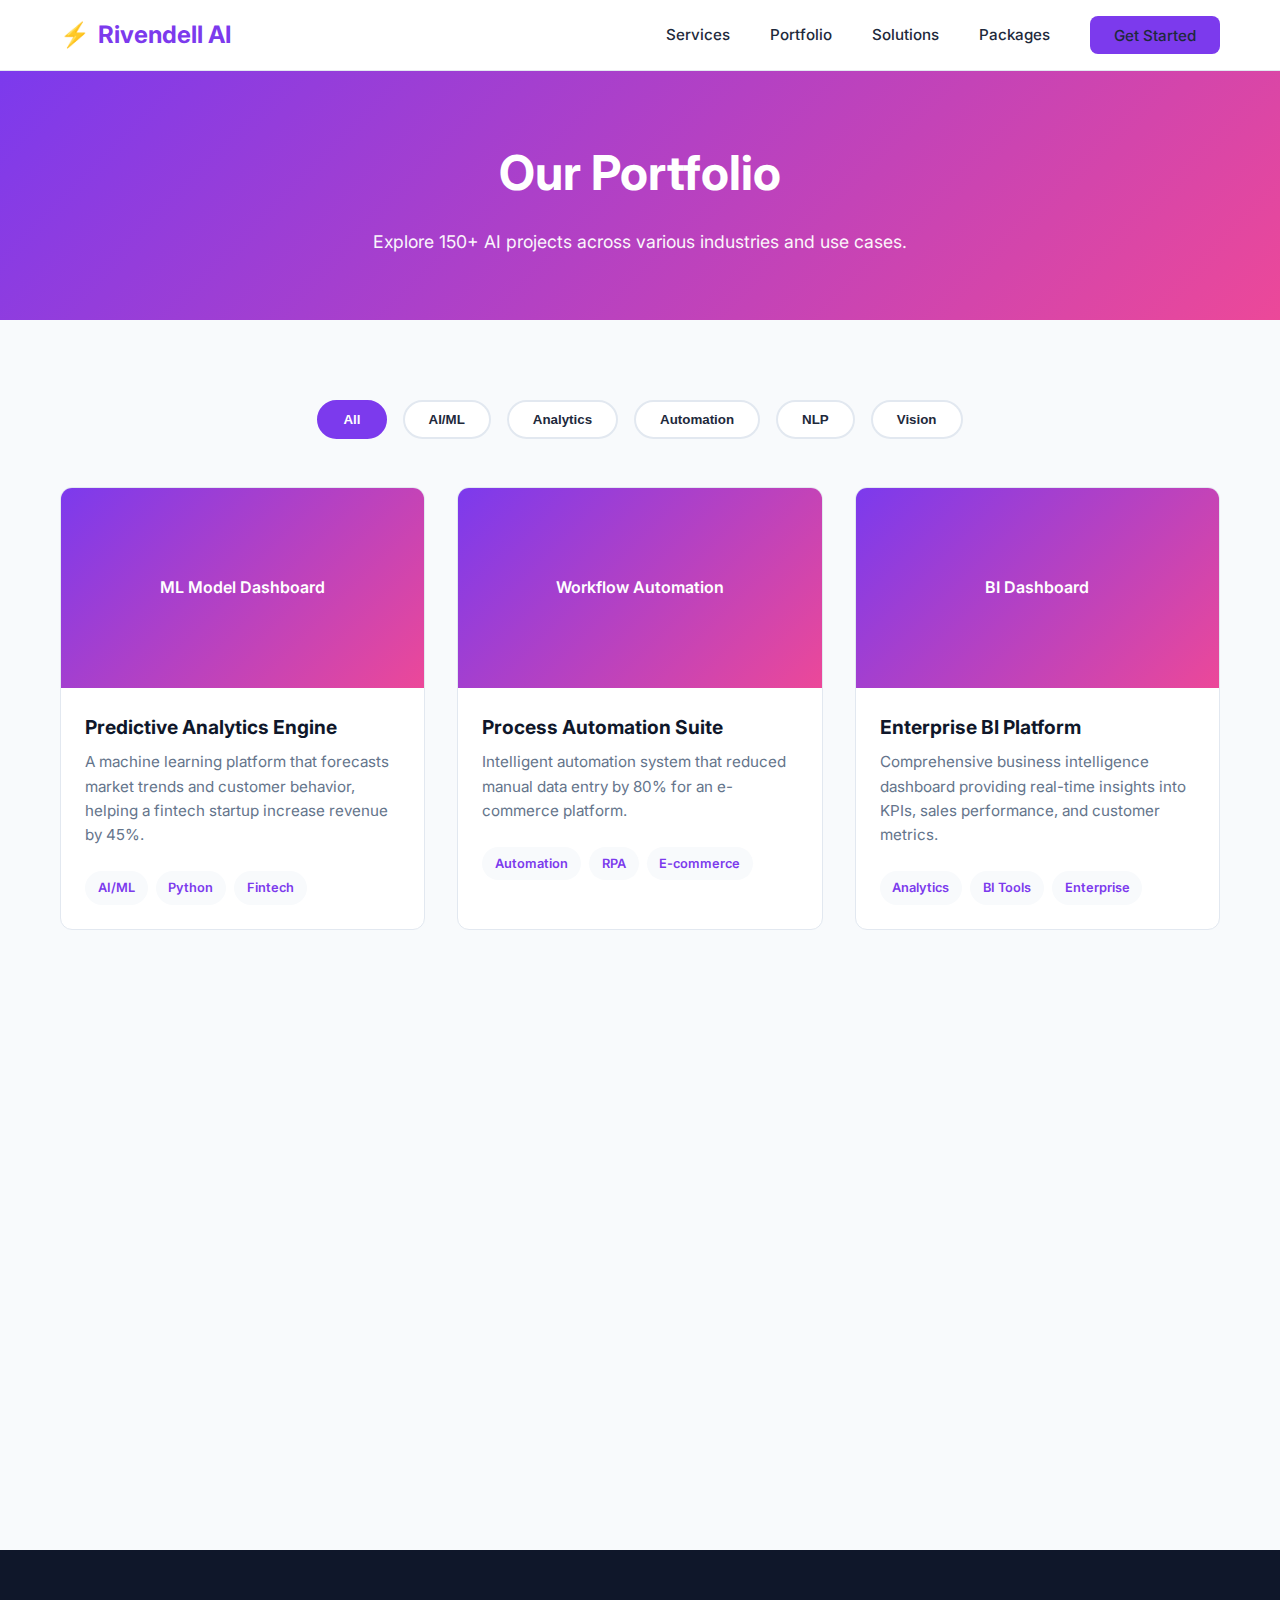
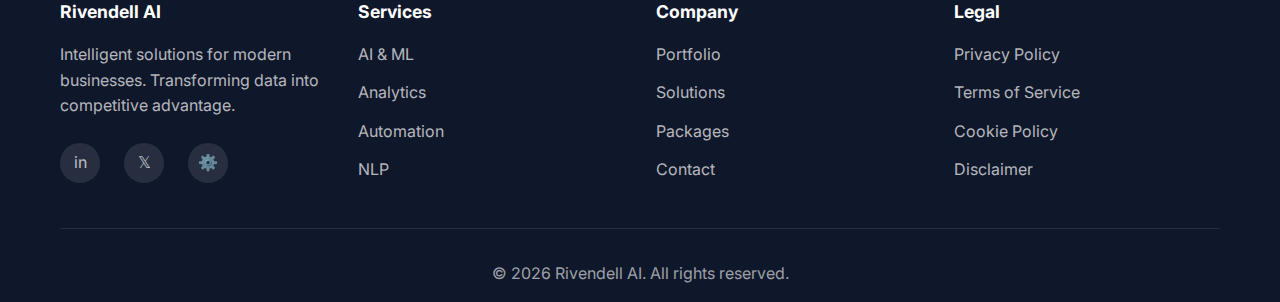
<file: pages/portfolio.html>
<!DOCTYPE html>
<html lang="en">
<head>
    <meta charset="UTF-8">
    <meta name="viewport" content="width=device-width, initial-scale=1.0">
    <title>Portfolio - Rivendell AI</title>
    <link rel="stylesheet" href="../css/style.css">
    <link rel="stylesheet" href="../css/responsive.css">
    <link href="https://fonts.googleapis.com/css2?family=Poppins:wght@300;400;500;600;700;800&family=Inter:wght@300;400;500;600;700&display=swap" rel="stylesheet">
</head>
<body>
    <!-- Navigation Bar -->
    <nav class="navbar">
        <div class="container">
            <div class="nav-wrapper">
                <div class="logo">
                    <a href="../index.html">
                        <span class="logo-icon">⚡</span>
                        <span class="logo-text">Rivendell AI</span>
                    </a>
                </div>
                <div class="nav-menu">
                    <ul class="nav-links">
                        <li><a href="../index.html#services">Services</a></li>
                        <li><a href="./portfolio.html">Portfolio</a></li>
                        <li><a href="./solutions.html">Solutions</a></li>
                        <li><a href="./packages.html">Packages</a></li>
                        <li><a href="./contact.html" class="cta-btn">Get Started</a></li>
                    </ul>
                </div>
                <div class="hamburger">
                    <span></span>
                    <span></span>
                    <span></span>
                </div>
            </div>
        </div>
    </nav>

    <!-- Portfolio Header -->
    <section class="portfolio-header" style="padding: 4rem 0; background: linear-gradient(135deg, #7C3AED, #EC4899); color: white; text-align: center;">
        <div class="container">
            <h1 style="font-size: 3rem; margin-bottom: 1rem;">Our Portfolio</h1>
            <p style="font-size: 1.1rem; opacity: 0.95;">Explore 150+ AI projects across various industries and use cases.</p>
        </div>
    </section>

    <!-- Portfolio Grid -->
    <section class="portfolio">
        <div class="container">
            <div class="portfolio-filters">
                <button class="filter-btn active" data-filter="all">All</button>
                <button class="filter-btn" data-filter="ai-ml">AI/ML</button>
                <button class="filter-btn" data-filter="analytics">Analytics</button>
                <button class="filter-btn" data-filter="automation">Automation</button>
                <button class="filter-btn" data-filter="nlp">NLP</button>
                <button class="filter-btn" data-filter="vision">Vision</button>
            </div>

            <div class="portfolio-grid">
                <!-- AI/ML Projects -->
                <div class="portfolio-item" data-category="ai-ml">
                    <div class="portfolio-image">
                        <div class="placeholder-image">ML Model Dashboard</div>
                    </div>
                    <div class="portfolio-content">
                        <h3>Predictive Analytics Engine</h3>
                        <p>A machine learning platform that forecasts market trends and customer behavior, helping a fintech startup increase revenue by 45%.</p>
                        <div class="portfolio-tags">
                            <span>AI/ML</span>
                            <span>Python</span>
                            <span>Fintech</span>
                        </div>
                    </div>
                </div>

                <!-- Automation Projects -->
                <div class="portfolio-item" data-category="automation">
                    <div class="portfolio-image">
                        <div class="placeholder-image">Workflow Automation</div>
                    </div>
                    <div class="portfolio-content">
                        <h3>Process Automation Suite</h3>
                        <p>Intelligent automation system that reduced manual data entry by 80% for an e-commerce platform.</p>
                        <div class="portfolio-tags">
                            <span>Automation</span>
                            <span>RPA</span>
                            <span>E-commerce</span>
                        </div>
                    </div>
                </div>

                <!-- Analytics Projects -->
                <div class="portfolio-item" data-category="analytics">
                    <div class="portfolio-image">
                        <div class="placeholder-image">BI Dashboard</div>
                    </div>
                    <div class="portfolio-content">
                        <h3>Enterprise BI Platform</h3>
                        <p>Comprehensive business intelligence dashboard providing real-time insights into KPIs, sales performance, and customer metrics.</p>
                        <div class="portfolio-tags">
                            <span>Analytics</span>
                            <span>BI Tools</span>
                            <span>Enterprise</span>
                        </div>
                    </div>
                </div>

                <!-- NLP Projects -->
                <div class="portfolio-item" data-category="nlp">
                    <div class="portfolio-image">
                        <div class="placeholder-image">Chatbot Interface</div>
                    </div>
                    <div class="portfolio-content">
                        <h3>Smart Customer Support Bot</h3>
                        <p>NLP-powered chatbot that handles 70% of customer inquiries automatically, integrated with knowledge base and CRM.</p>
                        <div class="portfolio-tags">
                            <span>NLP</span>
                            <span>Chatbot</span>
                            <span>Customer Support</span>
                        </div>
                    </div>
                </div>

                <!-- Vision Projects -->
                <div class="portfolio-item" data-category="vision">
                    <div class="portfolio-image">
                        <div class="placeholder-image">Computer Vision System</div>
                    </div>
                    <div class="portfolio-content">
                        <h3>Quality Control Vision System</h3>
                        <p>Computer vision solution that inspects manufactured products with 99.2% accuracy, replacing manual quality checks.</p>
                        <div class="portfolio-tags">
                            <span>Vision</span>
                            <span>Manufacturing</span>
                            <span>Computer Vision</span>
                        </div>
                    </div>
                </div>

                <!-- Recommendations -->
                <div class="portfolio-item" data-category="ai-ml">
                    <div class="portfolio-image">
                        <div class="placeholder-image">Recommendation Engine</div>
                    </div>
                    <div class="portfolio-content">
                        <h3>Personalization Engine</h3>
                        <p>ML-powered recommendation system that increased user engagement by 60% for a SaaS platform.</p>
                        <div class="portfolio-tags">
                            <span>AI/ML</span>
                            <span>SaaS</span>
                            <span>Recommendations</span>
                        </div>
                    </div>
                </div>
            </div>
        </div>
    </section>

    <!-- Footer -->
    <footer class="footer">
        <div class="container">
            <div class="footer-content">
                <div class="footer-section">
                    <h4>Rivendell AI</h4>
                    <p>Intelligent solutions for modern businesses. Transforming data into competitive advantage.</p>
                    <div class="social-links">
                        <a href="#" title="LinkedIn">in</a>
                        <a href="#" title="Twitter">𝕏</a>
                        <a href="#" title="GitHub">⚙️</a>
                    </div>
                </div>
                <div class="footer-section">
                    <h4>Services</h4>
                    <ul>
                        <li><a href="../index.html#services">AI & ML</a></li>
                        <li><a href="../index.html#services">Analytics</a></li>
                        <li><a href="../index.html#services">Automation</a></li>
                        <li><a href="../index.html#services">NLP</a></li>
                    </ul>
                </div>
                <div class="footer-section">
                    <h4>Company</h4>
                    <ul>
                        <li><a href="./portfolio.html">Portfolio</a></li>
                        <li><a href="./solutions.html">Solutions</a></li>
                        <li><a href="./packages.html">Packages</a></li>
                        <li><a href="./contact.html">Contact</a></li>
                    </ul>
                </div>
                <div class="footer-section">
                    <h4>Legal</h4>
                    <ul>
                        <li><a href="#">Privacy Policy</a></li>
                        <li><a href="#">Terms of Service</a></li>
                        <li><a href="#">Cookie Policy</a></li>
                        <li><a href="#">Disclaimer</a></li>
                    </ul>
                </div>
            </div>
            <div class="footer-bottom">
                <p>&copy; 2026 Rivendell AI. All rights reserved.</p>
            </div>
        </div>
    </footer>

    <script src="../js/main.js"></script>
</body>
</html>
</file>
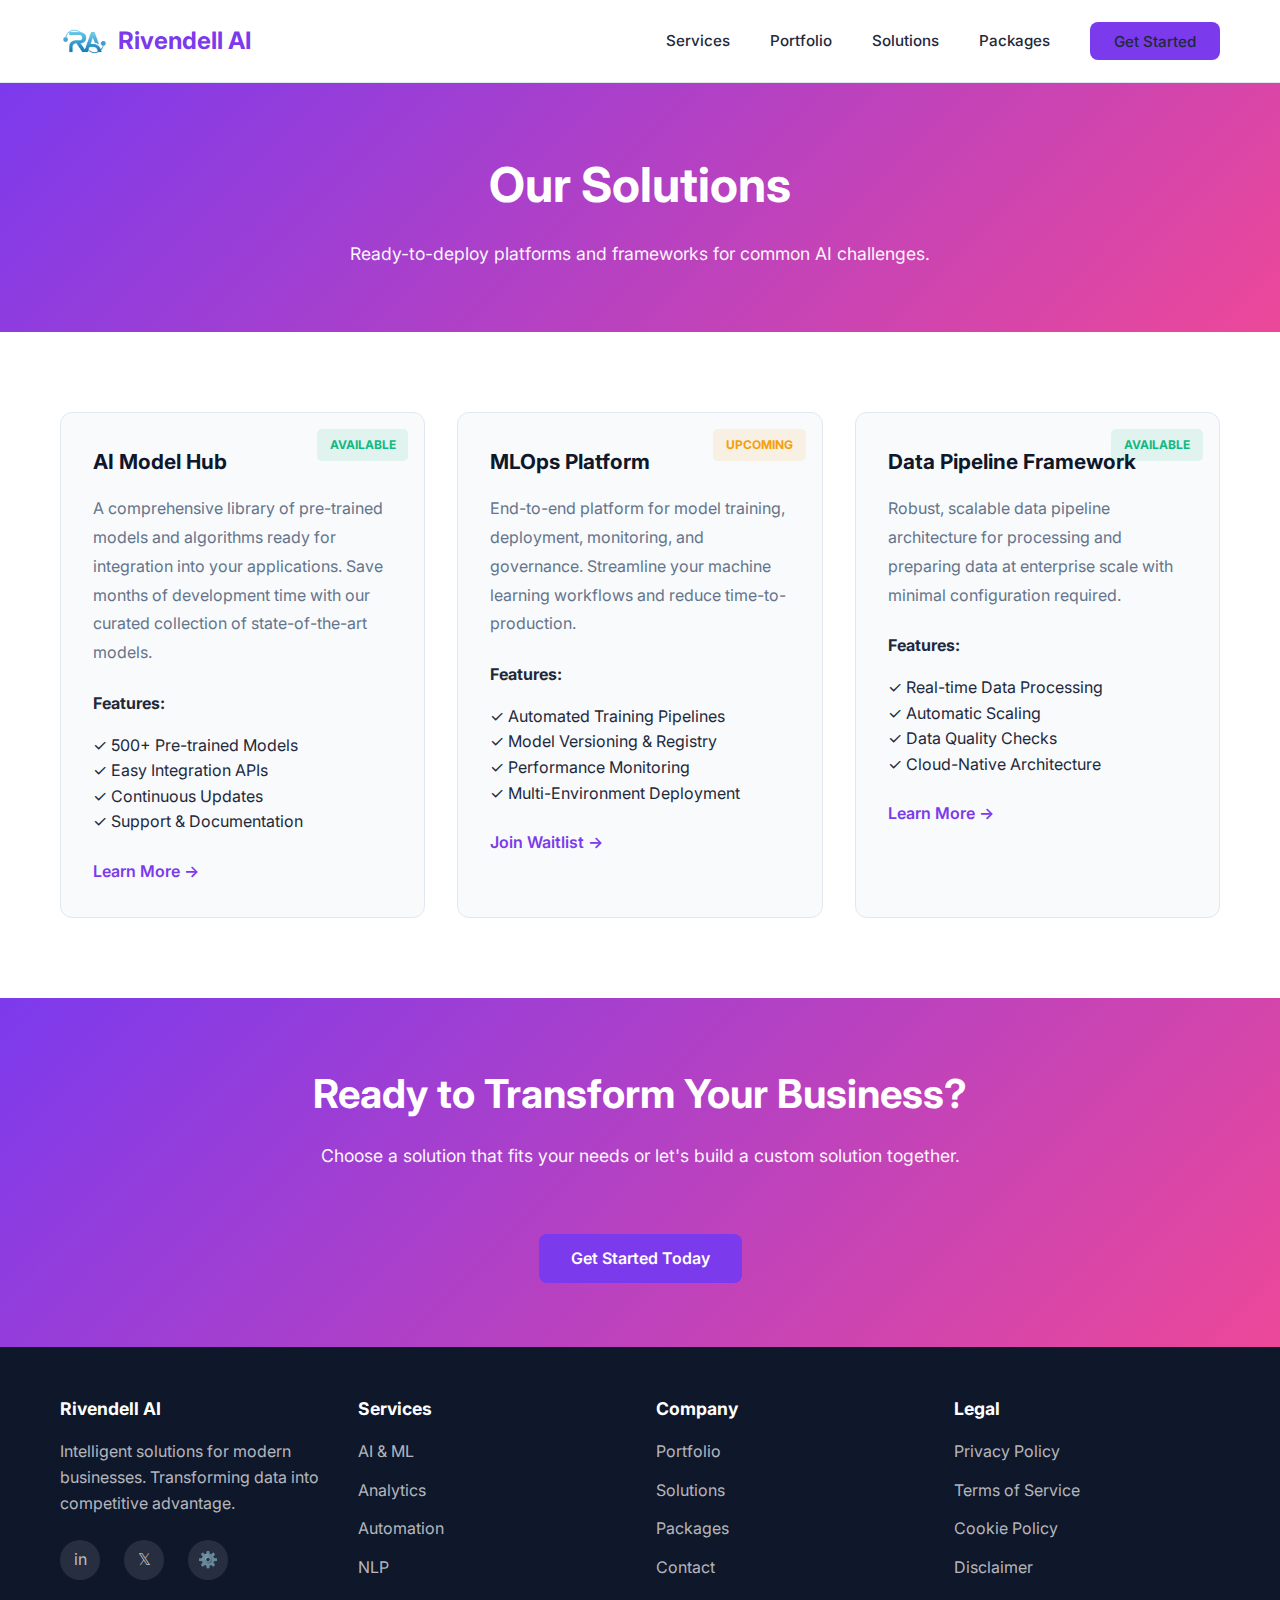
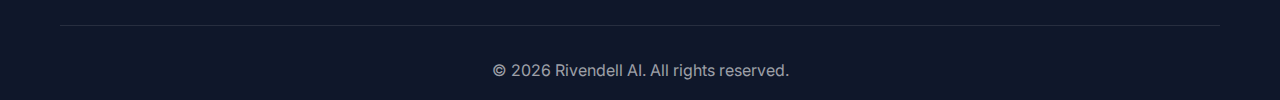
<file: pages/solutions.html>
<!DOCTYPE html>
<html lang="en">
<head>
    <meta charset="UTF-8">
    <meta name="viewport" content="width=device-width, initial-scale=1.0">
    <title>Solutions - Rivendell AI</title>
    <link rel="stylesheet" href="../css/style.css">
    <link rel="stylesheet" href="../css/responsive.css">
    <link href="https://fonts.googleapis.com/css2?family=Poppins:wght@300;400;500;600;700;800&family=Inter:wght@300;400;500;600;700&display=swap" rel="stylesheet">
</head>
<body>
    <!-- Navigation Bar -->
    <nav class="navbar">
        <div class="container">
            <div class="nav-wrapper">
                <div class="logo">
                    <a href="../index.html">
                        <img src="../assets/logo.png" alt="Rivendell AI Logo" class="logo-image">
                        <span class="logo-text">Rivendell AI</span>
                    </a>
                </div>
                <div class="nav-menu">
                    <ul class="nav-links">
                        <li><a href="../index.html#services">Services</a></li>
                        <li><a href="./portfolio.html">Portfolio</a></li>
                        <li><a href="./solutions.html">Solutions</a></li>
                        <li><a href="./packages.html">Packages</a></li>
                        <li><a href="./contact.html" class="cta-btn">Get Started</a></li>
                    </ul>
                </div>
                <div class="hamburger">
                    <span></span>
                    <span></span>
                    <span></span>
                </div>
            </div>
        </div>
    </nav>

    <!-- Solutions Header -->
    <section style="padding: 4rem 0; background: linear-gradient(135deg, #7C3AED, #EC4899); color: white; text-align: center;">
        <div class="container">
            <h1 style="font-size: 3rem; margin-bottom: 1rem;">Our Solutions</h1>
            <p style="font-size: 1.1rem; opacity: 0.95;">Ready-to-deploy platforms and frameworks for common AI challenges.</p>
        </div>
    </section>

    <!-- Solutions Grid -->
    <section class="solutions" style="padding: 5rem 0;">
        <div class="container">
            <div class="solutions-grid">
                <div class="solution-card">
                    <span class="status available">AVAILABLE</span>
                    <h3>AI Model Hub</h3>
                    <p>A comprehensive library of pre-trained models and algorithms ready for integration into your applications. Save months of development time with our curated collection of state-of-the-art models.</p>
                    <div style="margin-top: 1.5rem;">
                        <strong>Features:</strong>
                        <ul style="list-style: none; margin-top: 1rem;">
                            <li>✓ 500+ Pre-trained Models</li>
                            <li>✓ Easy Integration APIs</li>
                            <li>✓ Continuous Updates</li>
                            <li>✓ Support & Documentation</li>
                        </ul>
                    </div>
                    <a href="./contact.html" style="margin-top: 1.5rem; display: block; color: var(--primary); font-weight: 600;">Learn More →</a>
                </div>

                <div class="solution-card">
                    <span class="status upcoming">UPCOMING</span>
                    <h3>MLOps Platform</h3>
                    <p>End-to-end platform for model training, deployment, monitoring, and governance. Streamline your machine learning workflows and reduce time-to-production.</p>
                    <div style="margin-top: 1.5rem;">
                        <strong>Features:</strong>
                        <ul style="list-style: none; margin-top: 1rem;">
                            <li>✓ Automated Training Pipelines</li>
                            <li>✓ Model Versioning & Registry</li>
                            <li>✓ Performance Monitoring</li>
                            <li>✓ Multi-Environment Deployment</li>
                        </ul>
                    </div>
                    <a href="./contact.html" style="margin-top: 1.5rem; display: block; color: var(--primary); font-weight: 600;">Join Waitlist →</a>
                </div>

                <div class="solution-card">
                    <span class="status available">AVAILABLE</span>
                    <h3>Data Pipeline Framework</h3>
                    <p>Robust, scalable data pipeline architecture for processing and preparing data at enterprise scale with minimal configuration required.</p>
                    <div style="margin-top: 1.5rem;">
                        <strong>Features:</strong>
                        <ul style="list-style: none; margin-top: 1rem;">
                            <li>✓ Real-time Data Processing</li>
                            <li>✓ Automatic Scaling</li>
                            <li>✓ Data Quality Checks</li>
                            <li>✓ Cloud-Native Architecture</li>
                        </ul>
                    </div>
                    <a href="./contact.html" style="margin-top: 1.5rem; display: block; color: var(--primary); font-weight: 600;">Learn More →</a>
                </div>
            </div>
        </div>
    </section>

    <!-- CTA -->
    <section class="cta-section">
        <div class="container">
            <div class="cta-content">
                <h2>Ready to Transform Your Business?</h2>
                <p>Choose a solution that fits your needs or let's build a custom solution together.</p>
                <a href="./contact.html" class="btn btn-primary" style="margin-top: 2rem;">Get Started Today</a>
            </div>
        </div>
    </section>

    <!-- Footer -->
    <footer class="footer">
        <div class="container">
            <div class="footer-content">
                <div class="footer-section">
                    <h4>Rivendell AI</h4>
                    <p>Intelligent solutions for modern businesses. Transforming data into competitive advantage.</p>
                    <div class="social-links">
                        <a href="#" title="LinkedIn">in</a>
                        <a href="#" title="Twitter">𝕏</a>
                        <a href="#" title="GitHub">⚙️</a>
                    </div>
                </div>
                <div class="footer-section">
                    <h4>Services</h4>
                    <ul>
                        <li><a href="../index.html#services">AI & ML</a></li>
                        <li><a href="../index.html#services">Analytics</a></li>
                        <li><a href="../index.html#services">Automation</a></li>
                        <li><a href="../index.html#services">NLP</a></li>
                    </ul>
                </div>
                <div class="footer-section">
                    <h4>Company</h4>
                    <ul>
                        <li><a href="./portfolio.html">Portfolio</a></li>
                        <li><a href="./solutions.html">Solutions</a></li>
                        <li><a href="./packages.html">Packages</a></li>
                        <li><a href="./contact.html">Contact</a></li>
                    </ul>
                </div>
                <div class="footer-section">
                    <h4>Legal</h4>
                    <ul>
                        <li><a href="#">Privacy Policy</a></li>
                        <li><a href="#">Terms of Service</a></li>
                        <li><a href="#">Cookie Policy</a></li>
                        <li><a href="#">Disclaimer</a></li>
                    </ul>
                </div>
            </div>
            <div class="footer-bottom">
                <p>&copy; 2026 Rivendell AI. All rights reserved.</p>
            </div>
        </div>
    </footer>

    <script src="../js/main.js"></script>
</body>
</html>
</file>
<file: css/style.css>
/* General Styles */
* {
    margin: 0;
    padding: 0;
    box-sizing: border-box;
}

:root {
    --primary: #7C3AED;
    --secondary: #EC4899;
    --accent: #06B6D4;
    --dark: #0F172A;
    --light: #F8FAFC;
    --text: #1E293B;
    --text-light: #64748B;
    --border: #E2E8F0;
    --success: #10B981;
    --warning: #F59E0B;
}

body {
    font-family: 'Inter', -apple-system, BlinkMacSystemFont, 'Segoe UI', sans-serif;
    color: var(--text);
    background: #FFFFFF;
    line-height: 1.6;
    overflow-x: hidden;
}

.container {
    max-width: 1200px;
    margin: 0 auto;
    padding: 0 20px;
}

a {
    text-decoration: none;
    color: inherit;
    transition: all 0.3s ease;
}

/* Navigation */
.navbar {
    background: #FFFFFF;
    border-bottom: 1px solid var(--border);
    position: sticky;
    top: 0;
    z-index: 1000;
    padding: 1rem 0;
}

.nav-wrapper {
    display: flex;
    justify-content: space-between;
    align-items: center;
}

.logo a {
    font-size: 1.5rem;
    font-weight: 700;
    display: flex;
    align-items: center;
    gap: 0.5rem;
    color: var(--dark);
}

.logo-image {
    height: 50px;
    width: auto;
    object-fit: contain;
}

.logo-text-group {
    display: flex;
    flex-direction: column;
    gap: 0.2rem;
}

.logo-text {
    font-size: 1.5rem;
    font-weight: 700;
    display: block;
    color: var(--primary);
}

.logo-tagline {
    font-size: 0.65rem;
    font-weight: 600;
    color: var(--primary);
    text-transform: uppercase;
    letter-spacing: 0.5px;
    display: block;
}

.nav-menu ul {
    display: flex;
    list-style: none;
    gap: 2.5rem;
    align-items: center;
}

.nav-links a {
    color: var(--text);
    font-weight: 500;
    font-size: 0.95rem;
    position: relative;
}

.nav-links a:not(.cta-btn)::after {
    content: '';
    position: absolute;
    bottom: -3px;
    left: 0;
    width: 0;
    height: 2px;
    background: var(--primary);
    transition: width 0.3s ease;
}

.nav-links a:not(.cta-btn):hover::after {
    width: 100%;
}

.cta-btn {
    background: var(--primary);
    color: white;
    padding: 0.6rem 1.5rem;
    border-radius: 0.5rem;
    font-weight: 600;
}

.cta-btn:hover {
    background: var(--secondary);
}

.hamburger {
    display: none;
    flex-direction: column;
    cursor: pointer;
}

.hamburger span {
    width: 25px;
    height: 3px;
    background: var(--text);
    margin: 3px 0;
    border-radius: 3px;
    transition: 0.3s ease;
}

/* Hero Section */
.hero {
    padding: 5rem 0;
    background: linear-gradient(135deg, #F8FAFC 0%, #F1F5F9 100%);
}

.hero .container {
    display: grid;
    grid-template-columns: 1fr 1fr;
    gap: 3rem;
    align-items: center;
}

.hero-content h1 {
    font-size: 3.5rem;
    font-weight: 800;
    line-height: 1.2;
    margin-bottom: 1.5rem;
    color: var(--dark);
}

.hero-content p {
    font-size: 1.1rem;
    color: var(--text-light);
    margin-bottom: 2rem;
    line-height: 1.8;
}

.hero-buttons {
    display: flex;
    gap: 1.5rem;
}

.btn {
    padding: 0.75rem 2rem;
    border-radius: 0.5rem;
    font-weight: 600;
    border: none;
    cursor: pointer;
    font-size: 1rem;
    transition: all 0.3s ease;
    display: inline-block;
}

.btn-primary {
    background: var(--primary);
    color: white;
}

.btn-primary:hover {
    background: var(--secondary);
    transform: translateY(-2px);
    box-shadow: 0 10px 25px rgba(123, 58, 237, 0.2);
}

.btn-secondary {
    border: 2px solid var(--primary);
    color: var(--primary);
    background: transparent;
}

.btn-secondary:hover {
    background: var(--primary);
    color: white;
}

.btn-outline {
    border: 2px solid var(--primary);
    color: var(--primary);
    background: transparent;
}

.btn-outline:hover {
    background: var(--primary);
    color: white;
}

.hero-image {
    display: flex;
    justify-content: center;
    align-items: center;
    min-height: 400px;
}

.ai-visualization {
    width: 100%;
    height: 350px;
    background: linear-gradient(135deg, var(--primary), var(--secondary));
    border-radius: 1rem;
    display: flex;
    align-items: center;
    justify-content: center;
    position: relative;
    overflow: hidden;
}

.neural-network {
    width: 200px;
    height: 200px;
    border: 3px solid rgba(255,255,255, 0.5);
    border-radius: 50%;
    position: relative;
    animation: pulse 2s infinite;
}

.neural-network::before {
    content: '';
    position: absolute;
    width: 100px;
    height: 100px;
    border: 2px solid rgba(255,255,255, 0.3);
    border-radius: 50%;
    top: 50%;
    left: 50%;
    transform: translate(-50%, -50%);
    animation: spin 4s linear infinite;
}

@keyframes pulse {
    0%, 100% {
        box-shadow: 0 0 20px rgba(255,255,255, 0.4);
    }
    50% {
        box-shadow: 0 0 40px rgba(255,255,255, 0.8);
    }
}

@keyframes spin {
    from {
        transform: translate(-50%, -50%) rotate(0deg);
    }
    to {
        transform: translate(-50%, -50%) rotate(360deg);
    }
}

/* Trust Section */
.trust-section {
    text-align: center;
    padding: 3rem 0;
    border-top: 1px solid var(--border);
    margin-top: 3rem;
}

.trust-section p {
    color: var(--text-light);
    font-size: 0.9rem;
    margin-bottom: 1.5rem;
}

.company-logos {
    display: grid;
    grid-template-columns: repeat(auto-fit, minmax(150px, 1fr));
    gap: 2rem;
}

.logo-item {
    padding: 1rem;
    background: var(--light);
    border-radius: 0.5rem;
    color: var(--text-light);
    font-weight: 600;
    text-align: center;
}

/* Services Section */
.services {
    padding: 5rem 0;
    background: #FFFFFF;
}

.section-header {
    text-align: center;
    margin-bottom: 3rem;
}

.section-header h2 {
    font-size: 2.5rem;
    font-weight: 800;
    margin-bottom: 1rem;
    color: var(--dark);
}

.section-header p {
    font-size: 1.1rem;
    color: var(--text-light);
}

.services-grid {
    display: grid;
    grid-template-columns: repeat(auto-fit, minmax(300px, 1fr));
    gap: 2rem;
}

.service-card {
    padding: 2rem;
    background: var(--light);
    border-radius: 0.75rem;
    border: 1px solid var(--border);
    transition: all 0.3s ease;
}

.service-card:hover {
    transform: translateY(-5px);
    border-color: var(--primary);
    box-shadow: 0 20px 40px rgba(123, 58, 237, 0.1);
}

.service-icon {
    font-size: 3rem;
    margin-bottom: 1rem;
    display: inline-block;
}

.service-card h3 {
    font-size: 1.3rem;
    margin-bottom: 1rem;
    color: var(--dark);
}

.service-card p {
    color: var(--text-light);
    margin-bottom: 1.5rem;
    line-height: 1.8;
}

.service-card a {
    color: var(--primary);
    font-weight: 600;
    display: inline-flex;
    align-items: center;
    gap: 0.5rem;
}

.service-card a:hover {
    color: var(--secondary);
}

/* Portfolio Section */
.portfolio {
    padding: 5rem 0;
    background: #F8FAFC;
}

.portfolio-filters {
    display: flex;
    justify-content: center;
    gap: 1rem;
    flex-wrap: wrap;
    margin-bottom: 3rem;
}

.filter-btn {
    padding: 0.6rem 1.5rem;
    border: 2px solid var(--border);
    background: white;
    border-radius: 2rem;
    cursor: pointer;
    font-weight: 600;
    transition: all 0.3s ease;
    color: var(--text);
}

.filter-btn:hover,
.filter-btn.active {
    border-color: var(--primary);
    background: var(--primary);
    color: white;
}

.portfolio-grid {
    display: grid;
    grid-template-columns: repeat(auto-fit, minmax(350px, 1fr));
    gap: 2rem;
    margin-bottom: 3rem;
}

.portfolio-item {
    background: white;
    border-radius: 0.75rem;
    overflow: hidden;
    border: 1px solid var(--border);
    transition: all 0.3s ease;
}

.portfolio-item:hover {
    transform: translateY(-8px);
    box-shadow: 0 20px 50px rgba(0, 0, 0, 0.1);
}

.portfolio-image {
    width: 100%;
    height: 200px;
    background: linear-gradient(135deg, var(--primary), var(--secondary));
    display: flex;
    align-items: center;
    justify-content: center;
    color: white;
    font-weight: 600;
}

.placeholder-image {
    text-align: center;
}

.portfolio-content {
    padding: 1.5rem;
}

.portfolio-content h3 {
    font-size: 1.2rem;
    margin-bottom: 0.5rem;
    color: var(--dark);
}

.portfolio-content p {
    color: var(--text-light);
    margin-bottom: 1.5rem;
    font-size: 0.95rem;
    line-height: 1.6;
}

.portfolio-tags {
    display: flex;
    flex-wrap: wrap;
    gap: 0.5rem;
}

.portfolio-tags span {
    background: var(--light);
    padding: 0.4rem 0.8rem;
    border-radius: 2rem;
    font-size: 0.8rem;
    color: var(--primary);
    font-weight: 600;
}

.view-all {
    text-align: center;
}

/* Solutions Section */
.solutions {
    padding: 5rem 0;
    background: #FFFFFF;
}

.solutions-grid {
    display: grid;
    grid-template-columns: repeat(auto-fit, minmax(300px, 1fr));
    gap: 2rem;
}

.solution-card {
    padding: 2rem;
    background: var(--light);
    border-radius: 0.75rem;
    border: 1px solid var(--border);
    position: relative;
    transition: all 0.3s ease;
}

.solution-card:hover {
    border-color: var(--primary);
    box-shadow: 0 20px 40px rgba(123, 58, 237, 0.1);
}

.status {
    position: absolute;
    top: 1rem;
    right: 1rem;
    padding: 0.4rem 0.8rem;
    border-radius: 0.3rem;
    font-size: 0.75rem;
    font-weight: 700;
    text-transform: uppercase;
}

.status.available {
    background: rgba(16, 185, 129, 0.1);
    color: var(--success);
}

.status.upcoming {
    background: rgba(245, 158, 11, 0.1);
    color: var(--warning);
}

.solution-card h3 {
    font-size: 1.3rem;
    margin-bottom: 1rem;
    color: var(--dark);
}

.solution-card p {
    color: var(--text-light);
    margin-bottom: 1.5rem;
    line-height: 1.8;
}

.solution-card a {
    color: var(--primary);
    font-weight: 600;
}

.solution-card a:hover {
    color: var(--secondary);
}

/* Packages Section */
.packages {
    padding: 5rem 0;
    background: #F8FAFC;
}

.pricing-grid {
    display: grid;
    grid-template-columns: repeat(auto-fit, minmax(320px, 1fr));
    gap: 2rem;
}

.pricing-card {
    background: white;
    padding: 2.5rem;
    border-radius: 0.75rem;
    border: 1px solid var(--border);
    position: relative;
    transition: all 0.3s ease;
}

.pricing-card:hover {
    transform: translateY(-5px);
    border-color: var(--primary);
}

.pricing-card.popular {
    border: 2px solid var(--primary);
    transform: scale(1.05);
    box-shadow: 0 20px 50px rgba(123, 58, 237, 0.15);
}

.badge {
    position: absolute;
    top: -12px;
    left: 50%;
    transform: translateX(-50%);
    background: var(--primary);
    color: white;
    padding: 0.4rem 1rem;
    border-radius: 2rem;
    font-size: 0.75rem;
    font-weight: 700;
}

.pricing-card h3 {
    font-size: 1.5rem;
    margin-bottom: 0.5rem;
    color: var(--dark);
}

.subtitle {
    color: var(--text-light);
    margin-bottom: 1.5rem;
    font-size: 0.95rem;
}

.price {
    margin: 1.5rem 0;
}

.amount {
    font-size: 2.5rem;
    font-weight: 800;
    color: var(--primary);
}

.period {
    color: var(--text-light);
    font-size: 0.95rem;
}

.features {
    list-style: none;
    margin: 2rem 0;
}

.features li {
    padding: 0.8rem 0;
    color: var(--text);
    border-bottom: 1px solid var(--border);
}

.features li:last-child {
    border-bottom: none;
}

.pricing-card .btn {
    width: 100%;
    text-align: center;
    margin-top: 1.5rem;
}

/* Team Section */
.team {
    padding: 5rem 0;
    background: #FFFFFF;
}

.team-grid {
    display: grid;
    grid-template-columns: repeat(auto-fit, minmax(250px, 1fr));
    gap: 2rem;
}

.team-member {
    text-align: center;
    padding: 2rem;
    background: var(--light);
    border-radius: 0.75rem;
    border: 1px solid var(--border);
    transition: all 0.3s ease;
}

.team-member:hover {
    transform: translateY(-5px);
    box-shadow: 0 20px 40px rgba(0, 0, 0, 0.1);
}

.member-avatar {
    font-size: 4rem;
    margin-bottom: 1rem;
}

.team-member h3 {
    font-size: 1.2rem;
    margin-bottom: 0.3rem;
    color: var(--dark);
}

.role {
    color: var(--primary);
    font-weight: 600;
    margin-bottom: 0.5rem;
}

.bio {
    color: var(--text-light);
    font-size: 0.95rem;
    line-height: 1.6;
}

/* CTA Section */
.cta-section {
    padding: 4rem 0;
    background: linear-gradient(135deg, var(--primary), var(--secondary));
    color: white;
}

.cta-content {
    text-align: center;
}

.cta-content h2 {
    font-size: 2.5rem;
    margin-bottom: 1rem;
}

.cta-content p {
    font-size: 1.1rem;
    margin-bottom: 2rem;
    opacity: 0.95;
}

.cta-form-simple {
    display: flex;
    gap: 1rem;
    max-width: 500px;
    margin: 0 auto 1.5rem;
    flex-wrap: wrap;
    justify-content: center;
}

.cta-input {
    flex: 1;
    min-width: 250px;
    padding: 0.75rem 1.5rem;
    border: none;
    border-radius: 0.5rem;
    font-size: 1rem;
}

.or-text {
    font-size: 0.95rem;
    opacity: 0.9;
}

.or-text a {
    color: white;
    text-decoration: underline;
    font-weight: 600;
}

/* Footer */
.footer {
    background: var(--dark);
    color: white;
    padding: 3rem 0 1rem;
}

.footer-content {
    display: grid;
    grid-template-columns: repeat(auto-fit, minmax(250px, 1fr));
    gap: 2rem;
    margin-bottom: 2rem;
}

.footer-section h4 {
    font-size: 1.1rem;
    margin-bottom: 1rem;
}

.footer-section p {
    color: rgba(255, 255, 255, 0.7);
    margin-bottom: 1.5rem;
    line-height: 1.6;
}

.footer-section ul {
    list-style: none;
}

.footer-section ul li {
    margin-bottom: 0.8rem;
}

.footer-section a {
    color: rgba(255, 255, 255, 0.7);
    transition: color 0.3s ease;
}

.footer-section a:hover {
    color: var(--primary);
}

.social-links {
    display: flex;
    gap: 1.5rem;
}

.social-links a {
    display: inline-flex;
    align-items: center;
    justify-content: center;
    width: 40px;
    height: 40px;
    background: rgba(255, 255, 255, 0.1);
    border-radius: 50%;
    transition: all 0.3s ease;
}

.social-links a:hover {
    background: var(--primary);
}

.footer-bottom {
    text-align: center;
    padding-top: 2rem;
    border-top: 1px solid rgba(255, 255, 255, 0.1);
    color: rgba(255, 255, 255, 0.6);
}

/* Utility Classes */
.hidden {
    display: none !important;
}

.text-center {
    text-align: center;
}

.mt-3 {
    margin-top: 2rem;
}

.mb-3 {
    margin-bottom: 2rem;
}

/* Smooth Scroll */
html {
    scroll-behavior: smooth;
}
</file>
<file: css/responsive.css>
/* Responsive Design */

/* Tablets and small desktops (1024px and below) */
@media (max-width: 1024px) {
    .hero .container {
        grid-template-columns: 1fr;
    }

    .hero-image {
        min-height: 300px;
    }

    .hero-content h1 {
        font-size: 2.5rem;
    }

    .section-header h2 {
        font-size: 2rem;
    }

    .pricing-card.popular {
        transform: scale(1.02);
    }
}

/* Mobile devices (768px and below) */
@media (max-width: 768px) {
    /* Navigation */
    .hamburger {
        display: flex;
    }

    .nav-menu {
        position: fixed;
        left: -100%;
        top: 60px;
        flex-direction: column;
        background-color: white;
        width: 100%;
        text-align: center;
        transition: 0.3s;
        padding: 2rem 0;
        border-top: 1px solid var(--border);
        box-shadow: 0 10px 27px rgba(0, 0, 0, 0.05);
    }

    .nav-menu.active {
        left: 0;
    }

    .nav-menu ul {
        flex-direction: column;
        gap: 1.5rem;
    }

    .nav-links a::after {
        display: none;
    }

    /* Hero */
    .hero {
        padding: 3rem 0;
    }

    .hero-content h1 {
        font-size: 2rem;
    }

    .hero-content p {
        font-size: 1rem;
    }

    .hero-buttons {
        flex-direction: column;
    }

    .btn {
        width: 100%;
        text-align: center;
    }

    .hero-image {
        min-height: 250px;
    }

    /* Company logos */
    .company-logos {
        grid-template-columns: repeat(2, 1fr);
        gap: 1rem;
    }

    .logo-item {
        font-size: 0.85rem;
        padding: 0.8rem;
    }

    /* Services */
    .services {
        padding: 3rem 0;
    }

    .services-grid {
        grid-template-columns: 1fr;
        gap: 1.5rem;
    }

    .section-header h2 {
        font-size: 1.75rem;
    }

    .section-header p {
        font-size: 1rem;
    }

    /* Portfolio */
    .portfolio {
        padding: 3rem 0;
    }

    .portfolio-filters {
        gap: 0.5rem;
    }

    .filter-btn {
        padding: 0.5rem 1rem;
        font-size: 0.9rem;
    }

    .portfolio-grid {
        grid-template-columns: 1fr;
        gap: 1.5rem;
    }

    /* Solutions */
    .solutions {
        padding: 3rem 0;
    }

    .solutions-grid {
        grid-template-columns: 1fr;
    }

    /* Pricing */
    .packages {
        padding: 3rem 0;
    }

    .pricing-grid {
        grid-template-columns: 1fr;
    }

    .pricing-card {
        padding: 2rem;
    }

    .pricing-card.popular {
        transform: scale(1);
    }

    .amount {
        font-size: 2rem;
    }

    /* Team */
    .team {
        padding: 3rem 0;
    }

    .team-grid {
        grid-template-columns: 1fr;
        gap: 1.5rem;
    }

    /* CTA Section */
    .cta-section {
        padding: 2.5rem 0;
    }

    .cta-content h2 {
        font-size: 1.75rem;
    }

    .cta-content p {
        font-size: 1rem;
    }

    .cta-form-simple {
        flex-direction: column;
    }

    .cta-input {
        min-width: unset;
    }

    /* Footer */
    .footer-content {
        grid-template-columns: 1fr;
        gap: 1.5rem;
    }

    .footer {
        padding: 2rem 0 1rem;
    }
}

/* Small mobile devices (480px and below) */
@media (max-width: 480px) {
    /* Navigation */
    .logo a {
        font-size: 1.2rem;
    }

    .logo-icon {
        font-size: 1.5rem;
    }

    /* Hero */
    .hero {
        padding: 2rem 0;
    }

    .hero-content h1 {
        font-size: 1.5rem;
    }

    .hero-content p {
        font-size: 0.95rem;
    }

    .trust-section {
        padding: 2rem 0;
        margin-top: 2rem;
    }

    /* Services */
    .service-icon {
        font-size: 2.5rem;
    }

    .service-card h3 {
        font-size: 1.1rem;
    }

    .service-card {
        padding: 1.5rem;
    }

    /* Portfolio */
    .portfolio-image {
        height: 150px;
    }

    .portfolio-content {
        padding: 1rem;
    }

    .portfolio-content h3 {
        font-size: 1rem;
    }

    /* Pricing */
    .pricing-card {
        padding: 1.5rem;
    }

    .pricing-card h3 {
        font-size: 1.2rem;
    }

    .amount {
        font-size: 1.75rem;
    }

    .features li {
        padding: 0.6rem 0;
        font-size: 0.9rem;
    }

    /* Team */
    .member-avatar {
        font-size: 3rem;
    }

    .team-member h3 {
        font-size: 1rem;
    }

    /* CTA Section */
    .cta-content h2 {
        font-size: 1.5rem;
    }

    /* Footer */
    .footer-section h4 {
        font-size: 1rem;
    }

    .footer-section p {
        font-size: 0.9rem;
    }

    .footer-section a {
        font-size: 0.9rem;
    }

    .social-links a {
        width: 35px;
        height: 35px;
        font-size: 0.9rem;
    }

    .container {
        padding: 0 15px;
    }
}

/* Extra small devices (360px and below) */
@media (max-width: 360px) {
    .hero-content h1 {
        font-size: 1.25rem;
    }

    .section-header h2 {
        font-size: 1.5rem;
    }

    .nav-links a {
        font-size: 0.9rem;
    }

    .company-logos {
        grid-template-columns: 1fr;
    }
}

/* Landscape mode adjustments */
@media (max-height: 600px) and (orientation: landscape) {
    .hero {
        padding: 2rem 0;
    }

    .hero-content h1 {
        font-size: 1.75rem;
    }

    .hero-image {
        min-height: 200px;
    }
}

/* Print styles */
@media print {
    .navbar,
    .cta-section,
    .footer,
    .hamburger {
        display: none;
    }

    body {
        background: white;
    }

    .hero,
    .services,
    .portfolio,
    .packages,
    .team {
        page-break-inside: avoid;
    }
}

/* High DPI screens (Retina displays) */
@media (-webkit-min-device-pixel-ratio: 2),
       (min-resolution: 192dpi) {
    body {
        -webkit-font-smoothing: antialiased;
        -moz-osx-font-smoothing: grayscale;
    }
}

/* Dark mode preference (future support) */
@media (prefers-color-scheme: dark) {
    :root {
        --primary: #A78BFA;
        --secondary: #F472B6;
        --dark: #F8FAFC;
        --light: #1E293B;
        --text: #F1F5F9;
        --text-light: #CBD5E1;
        --border: #475569;
    }

    body {
        background: #0F172A;
    }

    .navbar {
        background: #1E293B;
        border-bottom-color: var(--border);
    }

    .hero {
        background: linear-gradient(135deg, #1E293B 0%, #0F172A 100%);
    }

    .services,
    .solutions,
    .team {
        background: #0F172A;
    }

    .portfolio,
    .packages {
        background: #1E293B;
    }

    .service-card,
    .solution-card,
    .team-member,
    .portfolio-item {
        background: #1E293B;
    }

    .logo-item {
        background: #0F172A;
    }
}

/* Accessibility improvements */
@media (prefers-reduced-motion: reduce) {
    *,
    *::before,
    *::after {
        animation-duration: 0.01ms !important;
        animation-iteration-count: 1 !important;
        transition-duration: 0.01ms !important;
        scroll-behavior: auto !important;
    }
}
</file>
